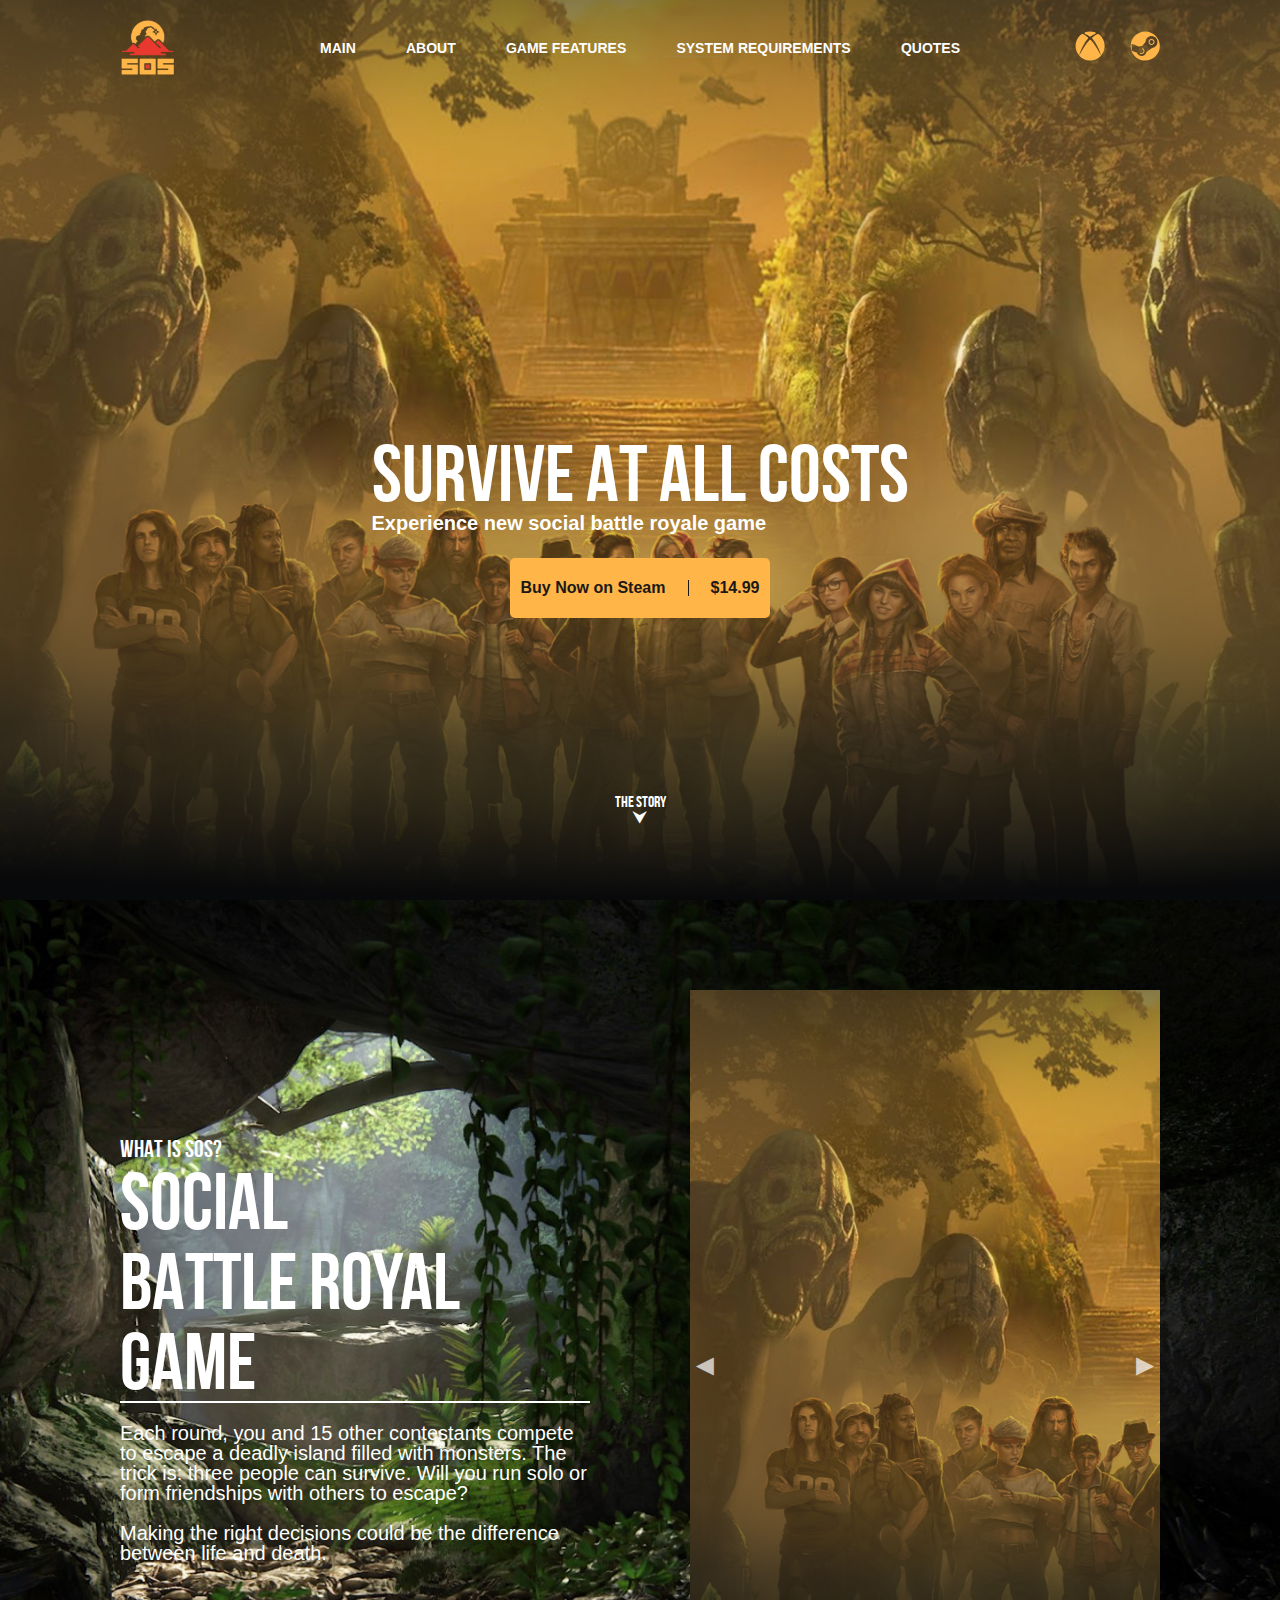
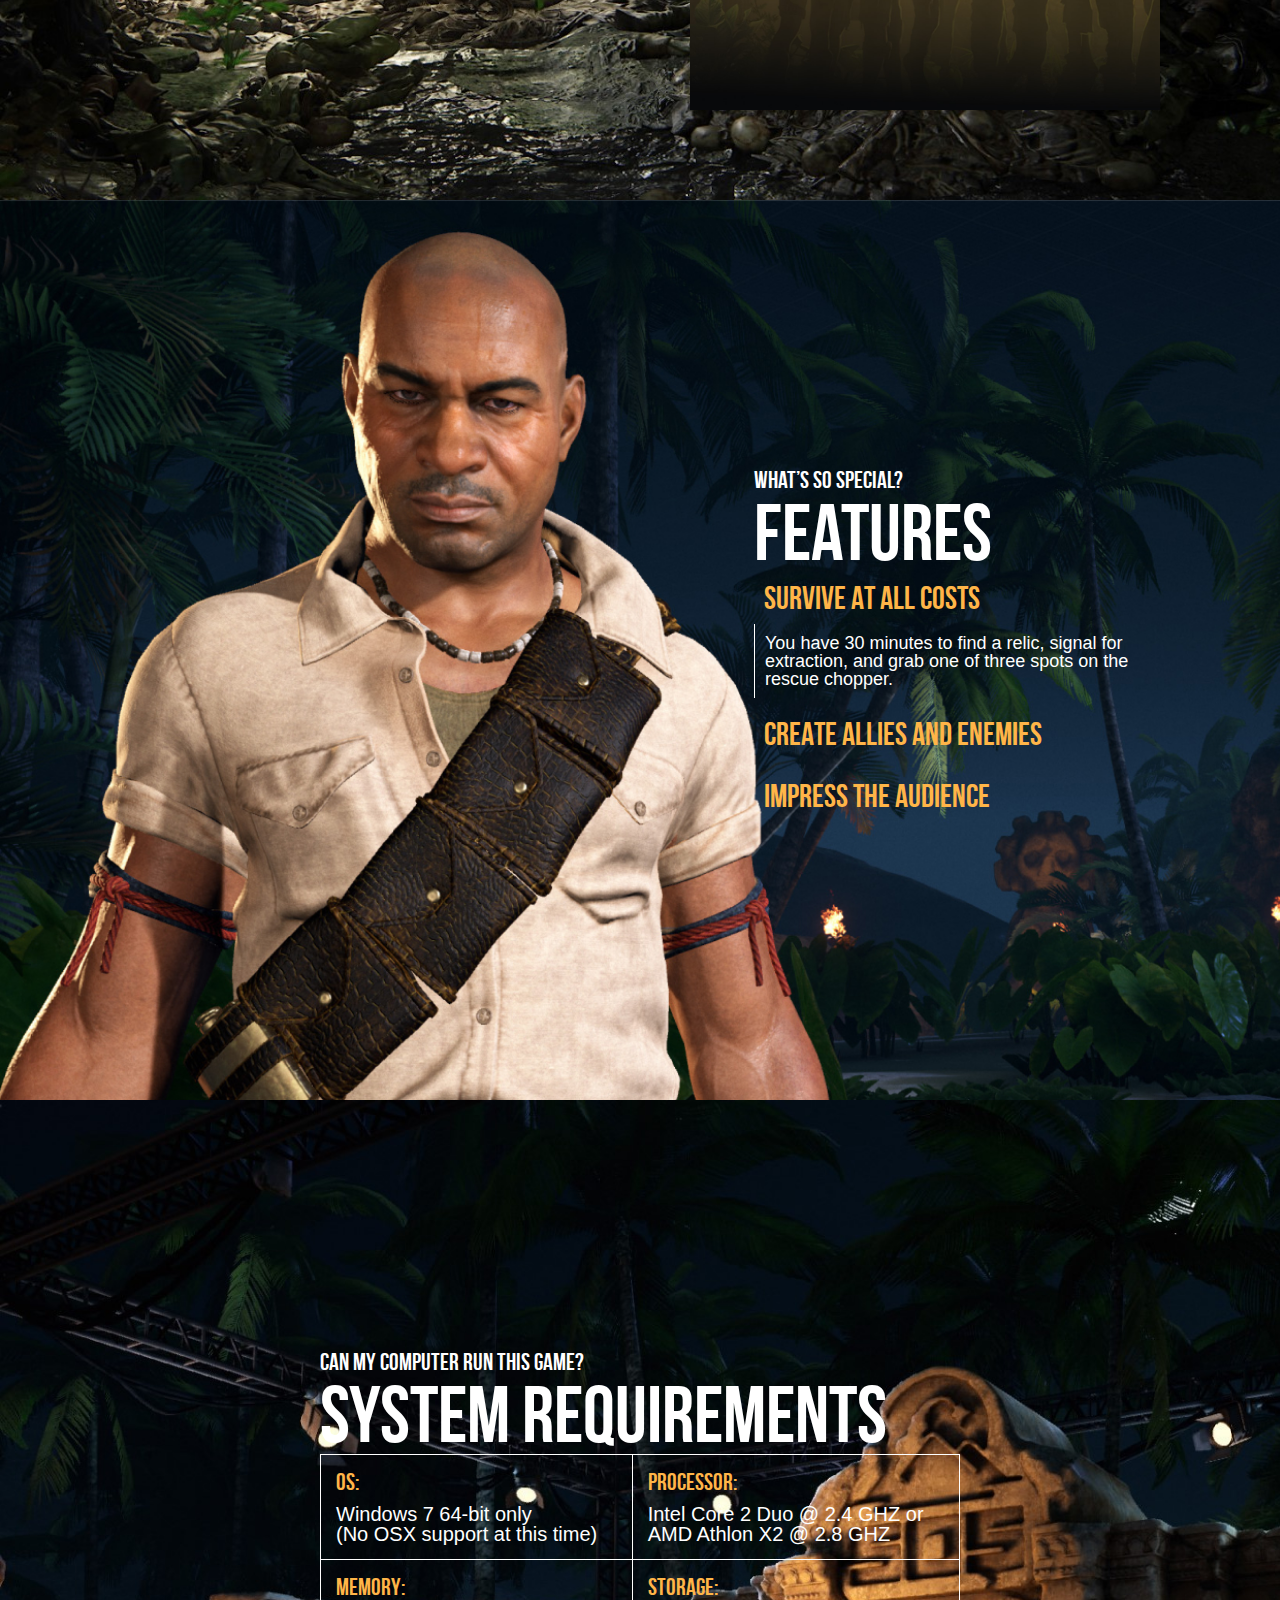
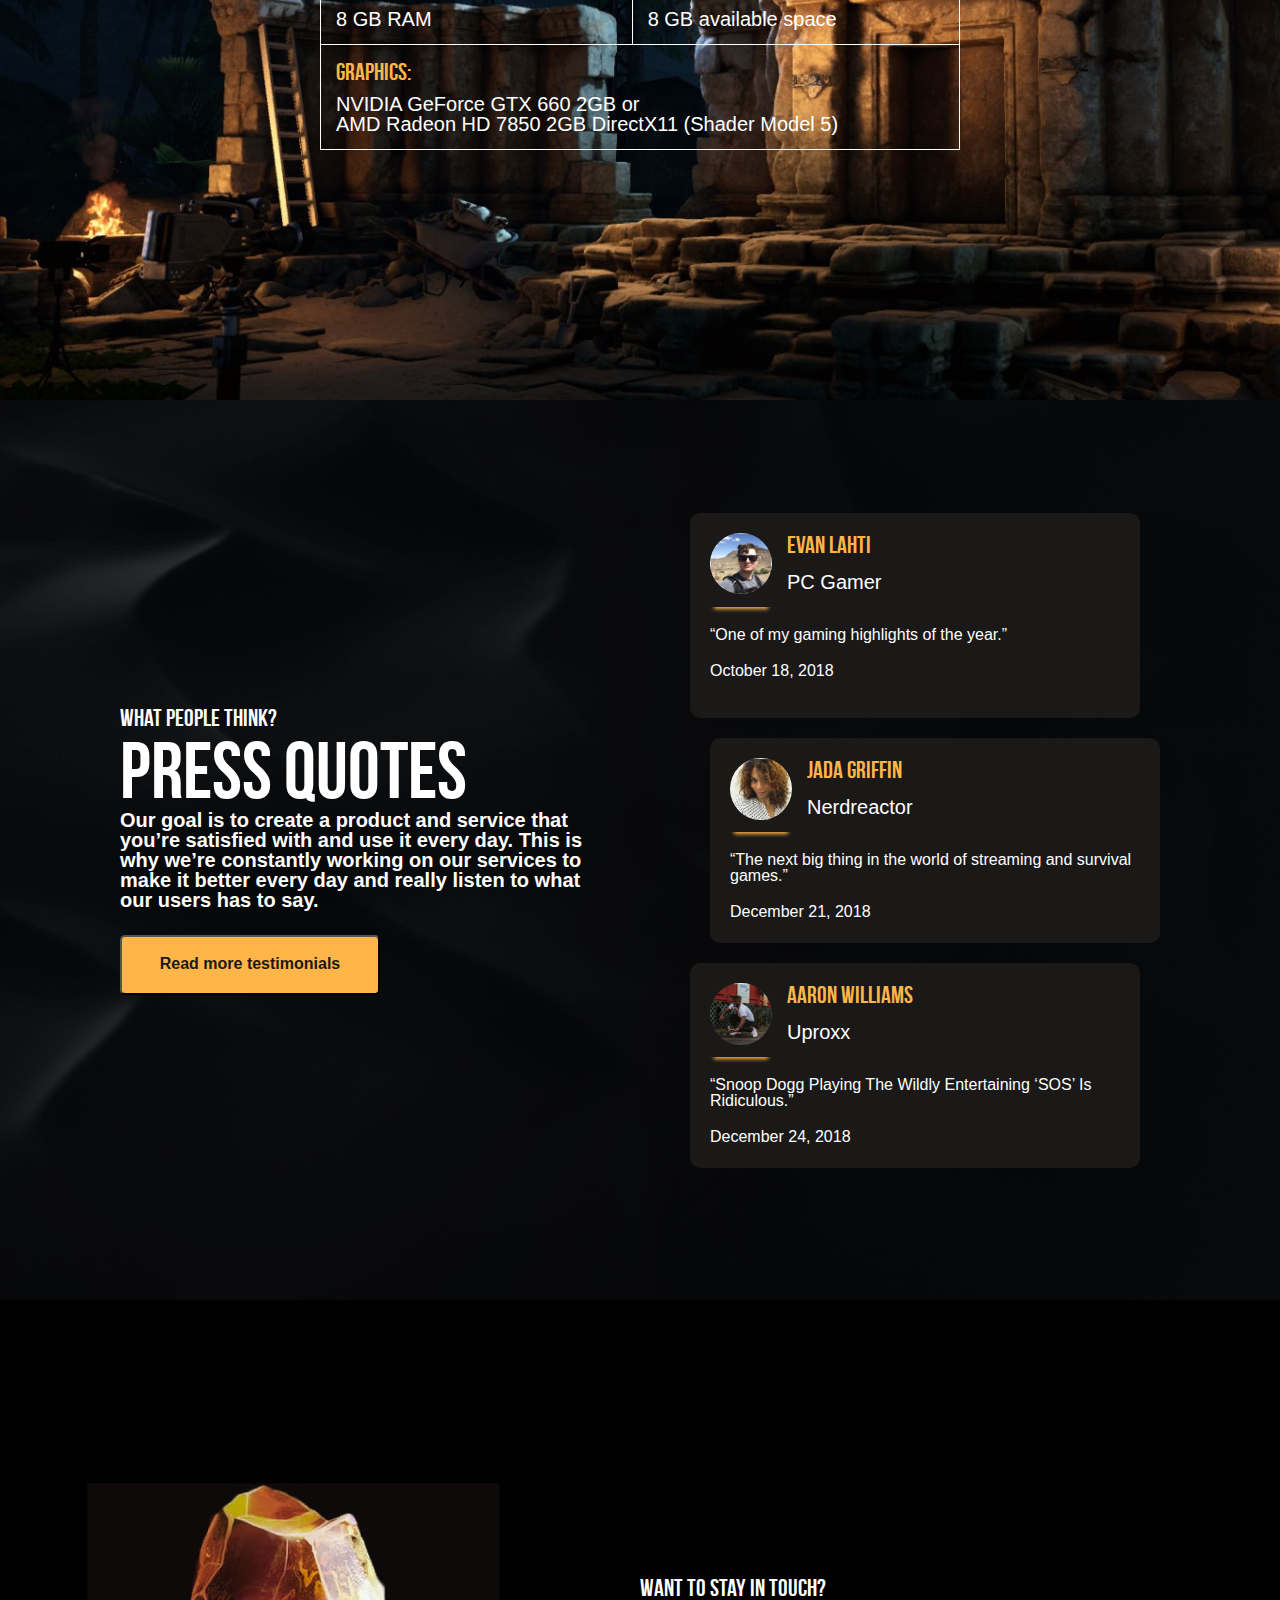
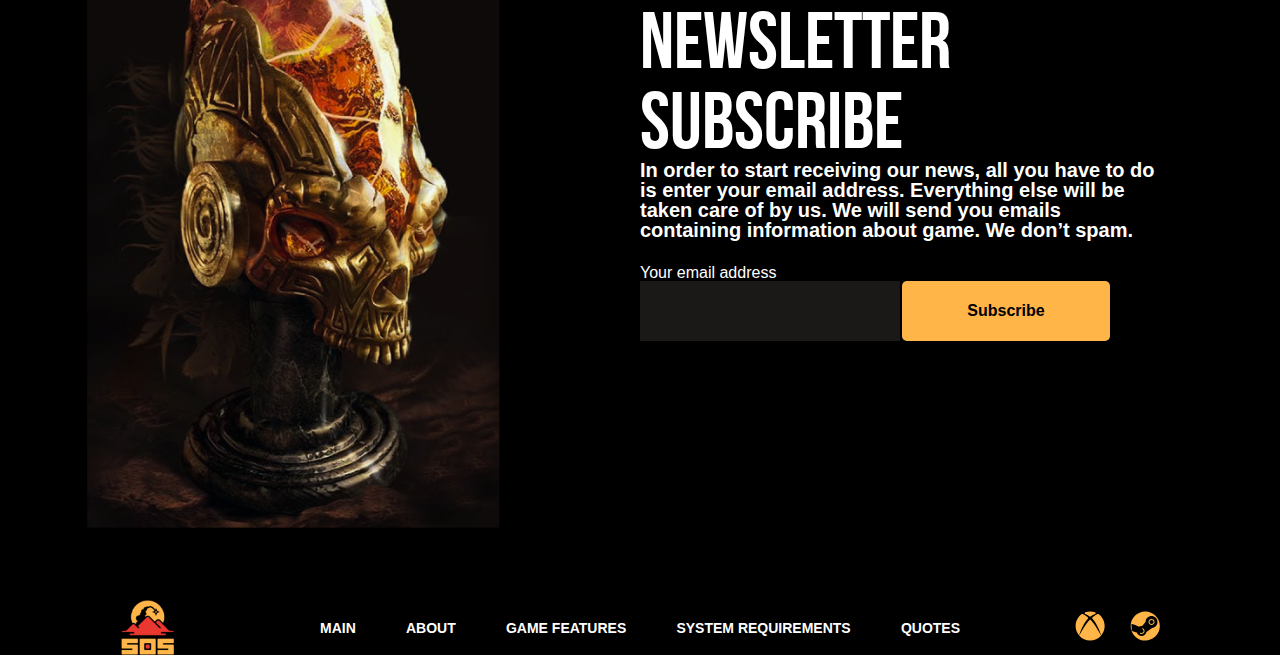
<file: index.html>
<!DOCTYPE html>
<html lang="en">
<head>
    <meta charset="UTF-8">
    <meta name="viewport"
          content="width=device-width, user-scalable=no, initial-scale=1.0, maximum-scale=1.0, minimum-scale=1.0">
    <meta http-equiv="X-UA-Compatible" content="ie=edge">
    <link rel="stylesheet" href="styles/normalize.css">
    <link rel="stylesheet" href="styles/reset.css">
    <link rel="stylesheet" href="styles/style.css">
    <link rel="icon" href="images/logo.png">
    <title>SURVIVE AT ALL COSTS</title>
</head>
<body>
<section class="section first__section" id="first__section">
    <header class="header">
        <div class="hamburger">
            <span></span>
            <span></span>
            <span></span>
        </div>
        <div class="logo-block">
            <img class="logo" src="images/logo.png" alt="Логотип SOS">
        </div>
        <nav class="menu">
            <ul class="nav-menu__list">
                <li class="nav-menu__list-item"><a href="#first__section">MAIN</a></li>
                <li class="nav-menu__list-item"><a href="#second__section">ABOUT</a></li>
                <li class="nav-menu__list-item"><a href="#third__section">GAME FEATURES</a></li>
                <li class="nav-menu__list-item"><a href="#fourth__section">System requirements</a></li>
                <li class="nav-menu__list-item"><a href="#fifth__section">quotes</a></li>
            </ul>
        </nav>
        <div class="header-icons">
            <div class="header-icon">
                <a href="#"><img src="images/xbox.svg" alt="X-box"></a>
            </div>
            <div class="header-icon">
                <a href="#"><img src="images/steam.svg" alt="Steam"></a>
            </div>
        </div>
    </header>
    <section class="main-section">
        <div class="main-title">
            <h1 class="title">SURVIVE AT ALL COSTS</h1>
            <p class="title-text">Experience new social battle royale game</p>
            <a class="button-link" href="#">
                <div class="button">
                    <div class="button-text button-text__left-text">
                        Buy Now on Steam
                    </div>
                    <div class="button-text">
                        $14.99
                    </div>
                </div>
            </a>
        </div>
        <div class="story-button-block">
            <a class="story-button" href="#second__section">
                <p>THE STORY</p>
                <p>&#11167;</p>
            </a>
        </div>
    </section>
</section>
<section class="section about__section" id="second__section">
    <div class="about-text">
        <div class="about-title">
            <p class="what-is-sos">What is SOS?</p>
            <h2 class="title">social battle royal game</h2>
        </div>
        <div class="about-description">
            <p class="description-text">Each round, you and 15 other contestants compete to
                escape a deadly island filled with monsters. The trick is: three people can survive. Will you run
                solo or form friendships with others to escape?
            </p>
            <p class="description-text">
                Making the right decisions could be the
                difference between life and death.
            </p>
        </div>
    </div>
    <div class="about-slider">
        <div id="slider">
            <div class="image-slider">
                <img src="images/bg-image-1.jpg" alt="first image">
            </div>
            <div class="image-slider">
                <img src="images/bg-image-2.jpg" alt="second-image">
            </div>
            <div class="image-slider">
                <img src="images/bg-image-3.jpg" alt="third-image">
            </div>
            <div class="image-slider">
                <img src="images/bg-image-4.jpg" alt="fourth-image">
            </div>
            <div class="arrows">
                <p id="left">&#9668;</p>
                <p id="right">&#9658;</p>
            </div>
        </div>
    </div>
</section>
<section class="section third__block" id="third__section">
    <div class="third__block-content">
        <div class="third__block-content__item">
            <p class="what-is-sos">What’s so special?</p>
            <h2 class="title">features</h2>
        </div>
        <div class="third__block-content__item">
            <div id="parent">
                <div class="tab active">
                    <div class="link">
                        <a href="#">SURVIVE AT ALL COSTS</a>
                    </div>
                    <div class="text">
                        You have 30 minutes to find a relic, signal for extraction, and grab
                        one of three spots on the rescue chopper.
                    </div>
                </div>
                <div class="tab">
                    <div class="link">
                        <a href="#">CREATE ALLIES AND ENEMIES</a>
                    </div>
                    <div class="text">
                        You have 30 minutes to find a relic, signal for extraction, and grab one of three spots on the
                        rescue chopper.
                    </div>
                </div>
                <div class="tab">
                    <div class="link">
                        <a href="#">IMPRESS THE AUDIENCE</a>
                    </div>
                    <div class="text">
                        You have 30 minutes to find a relic, signal for extraction, and grab one of three spots on the
                        rescue chopper.
                    </div>
                </div>
            </div>
        </div>
    </div>
</section>
<section class="section fourth-block" id="fourth__section">
    <div class="fourth__block-content">
        <div class="fourth__block-content__item">
            <p class="what-is-sos">Can My Computer Run this game?</p>
            <h2 class="title">system requirements</h2>
        </div>
        <div class="fourth__block-content__item">
            <table class="table">
                <tr>
                    <td>
                        <h3>OS:</h3>
                        <p>Windows 7 64-bit only<br>
                            (No OSX support at this time)
                        </p>
                    </td>
                    <td>
                        <h3>pROCESSOR:</h3>
                        <p>
                            Intel Core 2 Duo @ 2.4 GHZ or<br>
                            AMD Athlon X2 @ 2.8 GHZ
                        </p>
                    </td>
                </tr>
                <tr>
                    <td>
                        <h3>mEMORY:</h3>
                        <p>
                            8 GB RAM
                        </p>
                    </td>
                    <td>
                        <h3>storage:</h3>
                        <p>
                            8 GB available space
                        </p>
                    </td>
                </tr>
                <tr>
                    <td colspan="2">
                        <h3>GRAPHICS:</h3>
                        <p>
                            NVIDIA GeForce GTX 660 2GB or<br>
                            AMD Radeon HD 7850 2GB DirectX11 (Shader Model 5)
                        </p>
                    </td>
                </tr>
            </table>
        </div>
    </div>
</section>
<section class="section fifth-block" id="fifth__section">
    <div class="fifth__block-content">
        <div class="fifth__block-content__item left__item">
            <p class="what-is-sos">What people think?</p>
            <h2 class="title">Press quotes</h2>
            <p class="title-text">
                Our goal is to create a product and service that you’re satisfied with and use it every day. This is why
                we’re constantly working on our services to make it better every day and really listen to what our users
                has to say.
            </p>
            <a class="more-button__link" href="#">
                <button class="more-button">
                    Read more testimonials
                </button>
            </a>
        </div>
        <div class="fifth__block-content__item right__item">
            <div class="card first-card">
                <div class="person">
                    <div class="person-image">
                        <img src="images/person1.jpg" alt="Person">
                    </div>
                    <div class="person-info">
                        <h4>Evan Lahti</h4>
                        <p>PC Gamer</p>
                    </div>
                </div>
                <p class="card-text">
                    “One of my gaming highlights of the year.”
                </p>
                <p class="date">
                    October 18, 2018
                </p>
            </div>
            <div class="card second-card">
                <div class="person">
                    <div class="person-image">
                        <img src="images/person2.jpg" alt="Person">
                    </div>
                    <div class="person-info">
                        <h4>Jada Griffin</h4>
                        <p>Nerdreactor</p>
                    </div>
                </div>
                <p class="card-text">
                    “The next big thing in the world of streaming and survival games.”
                </p>
                <p class="date">
                    December 21, 2018
                </p>
            </div>
            <div class="card third-card">
                <div class="person">
                    <div class="person-image">
                        <img src="images/person3.jpg" alt="Person">
                    </div>
                    <div class="person-info">
                        <h4>Aaron Williams</h4>
                        <p>Uproxx</p>
                    </div>
                </div>
                <p class="card-text">
                    “Snoop Dogg Playing The Wildly Entertaining ‘SOS’ Is Ridiculous.”
                </p>
                <p class="date">
                    December 24, 2018
                </p>
            </div>
        </div>
    </div>
</section>
<section class="section sixth-block" id="sixth__section">
    <div class="sixth__block-content__item">
        <p class="what-is-sos">Want to stay in touch?</p>
        <h2 class="title">newsletter SUBSCRIBE </h2>
        <p class="title-text">
            In order to start receiving our news, all you have to do is enter your email address. Everything else will
            be taken care of by us. We will send you emails containing information about game. We don’t spam.
        </p>
        <div class="email-form">
            <label for="form">Your email address</label>
            <form>
                <!--<div class="form">-->
                    <input id="form" class="input" type="email">
                <!--</div>-->
                <!--<div class="submit">-->
                    <input class="submit" type="submit" value="Subscribe">
                <!--</div>-->
            </form>
        </div>
    </div>
</section>
<footer class="footer">
    <div class="logo-block">
        <img class="logo" src="images/logo.png" alt="Логотип SOS">
    </div>
    <nav class="menu">
        <ul class="nav-menu__list">
            <li class="nav-menu__list-item"><a href="#second__section">MAIN</a></li>
            <li class="nav-menu__list-item"><a href="#third__section">ABOUT</a></li>
            <li class="nav-menu__list-item"><a href="#fourth__section">GAME FEATURES</a></li>
            <li class="nav-menu__list-item"><a href="#fifth__section">System requirements</a></li>
            <li class="nav-menu__list-item"><a href="#sixth__section">quotes</a></li>
        </ul>
    </nav>
    <div class="header-icons">
        <div class="header-icon">
            <a href="#"><img src="images/xbox.svg" alt="X-box"></a>
        </div>
        <div class="header-icon">
            <a href="#"><img src="images/steam.svg" alt="Steam"></a>
        </div>
    </div>
</footer>
</body>
<script src="scripts/script.js"></script>
</html>
</file>
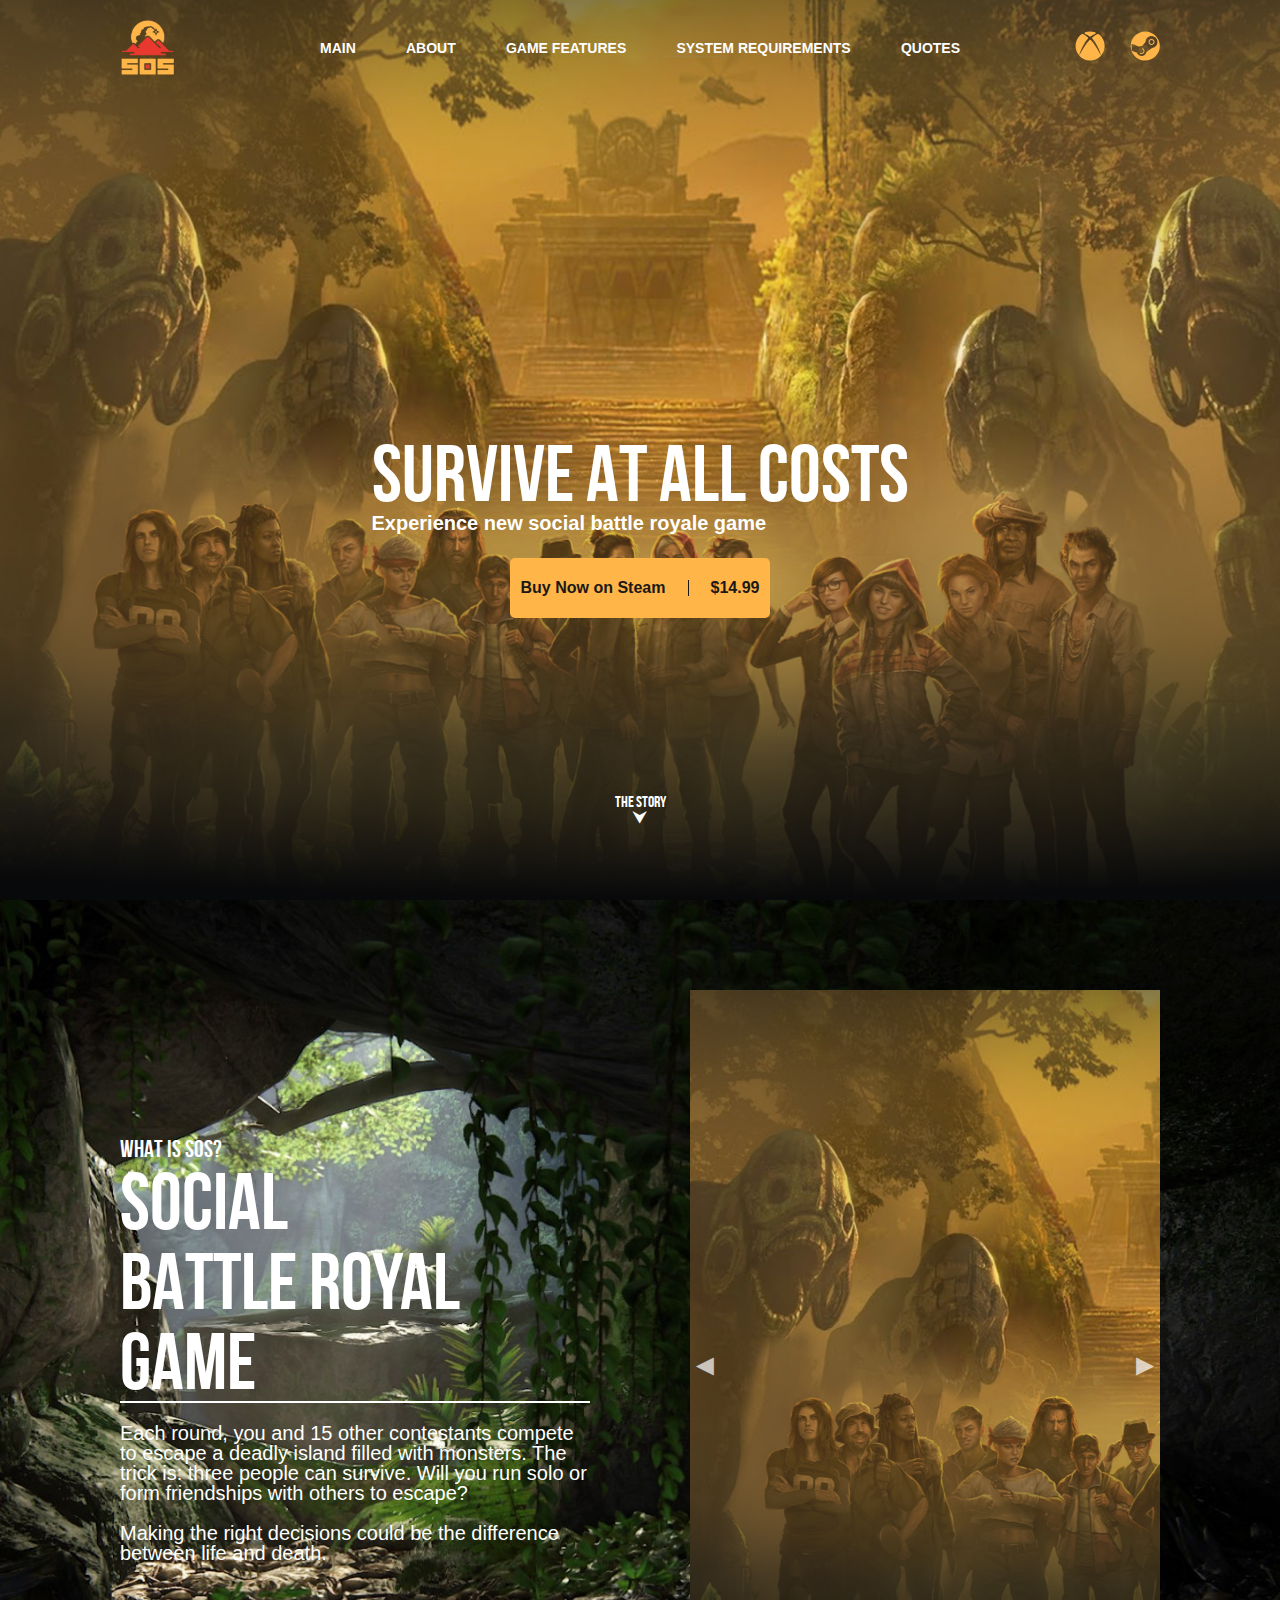
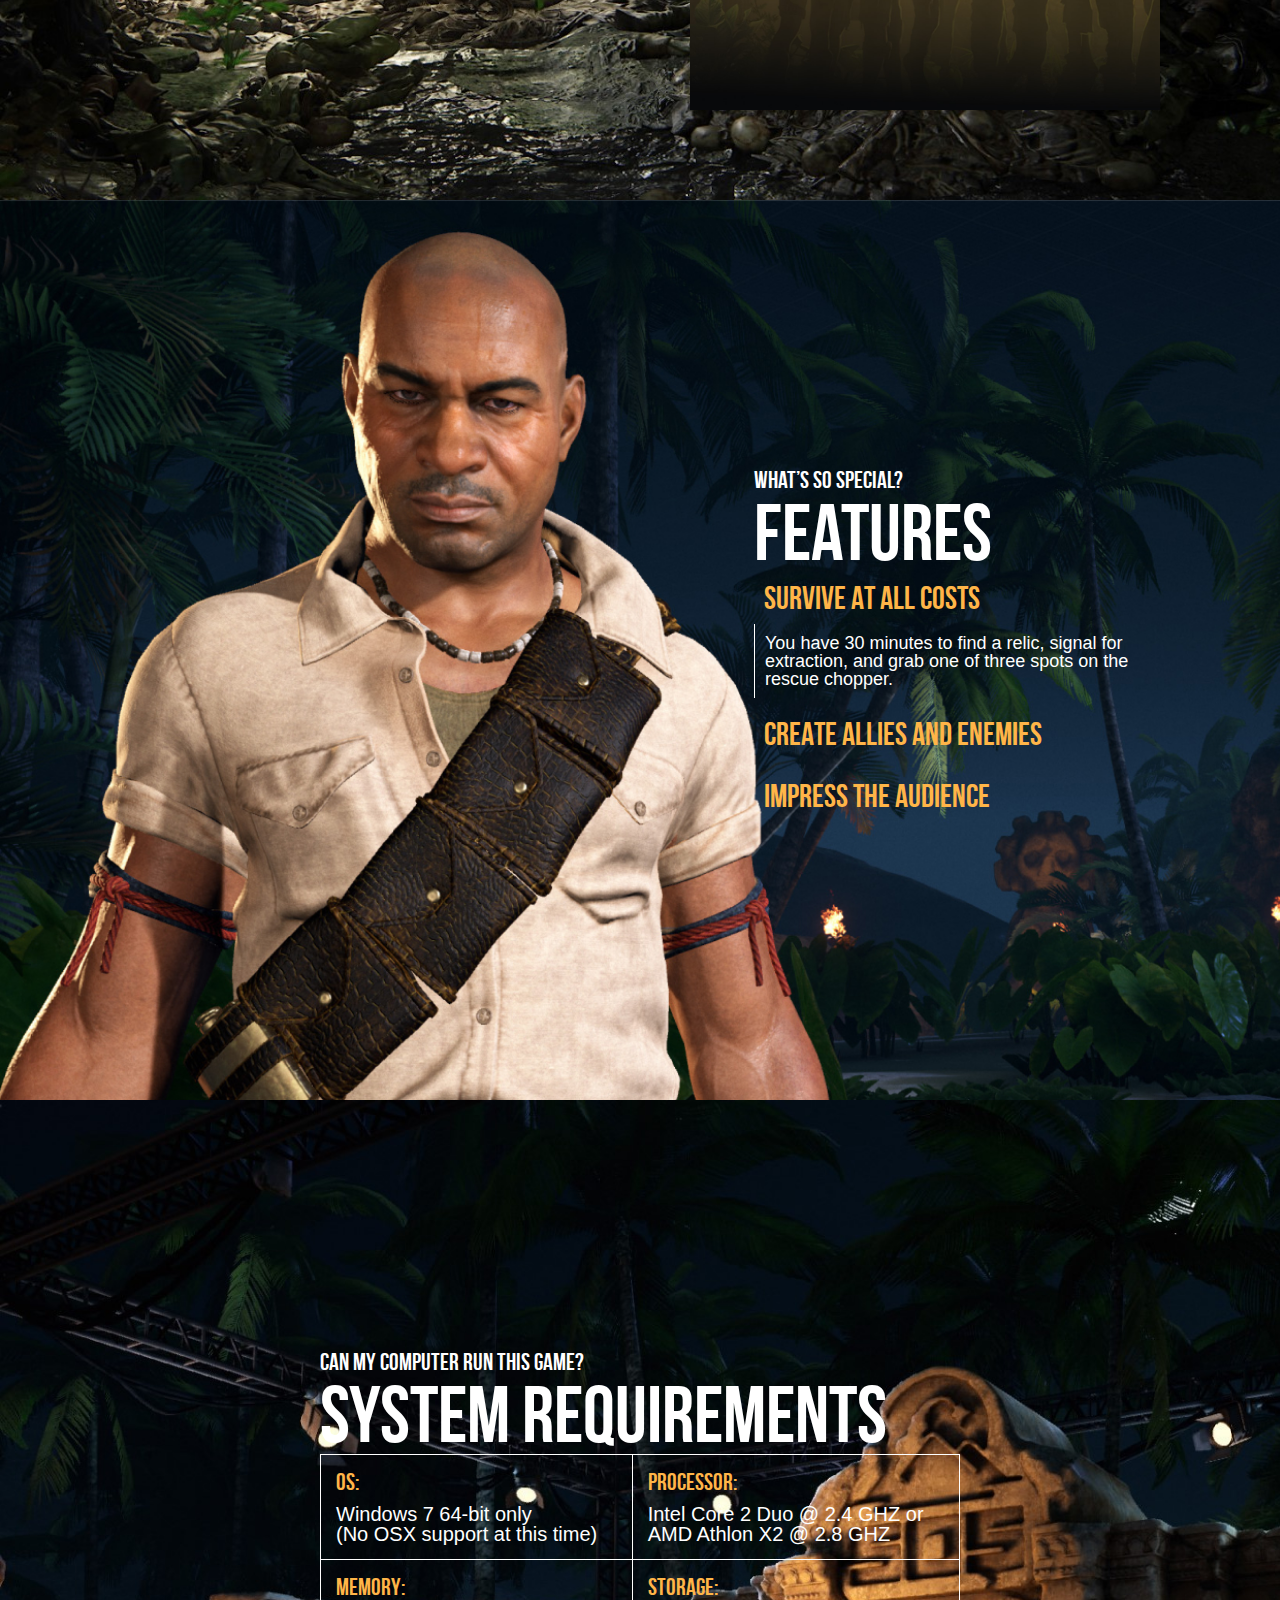
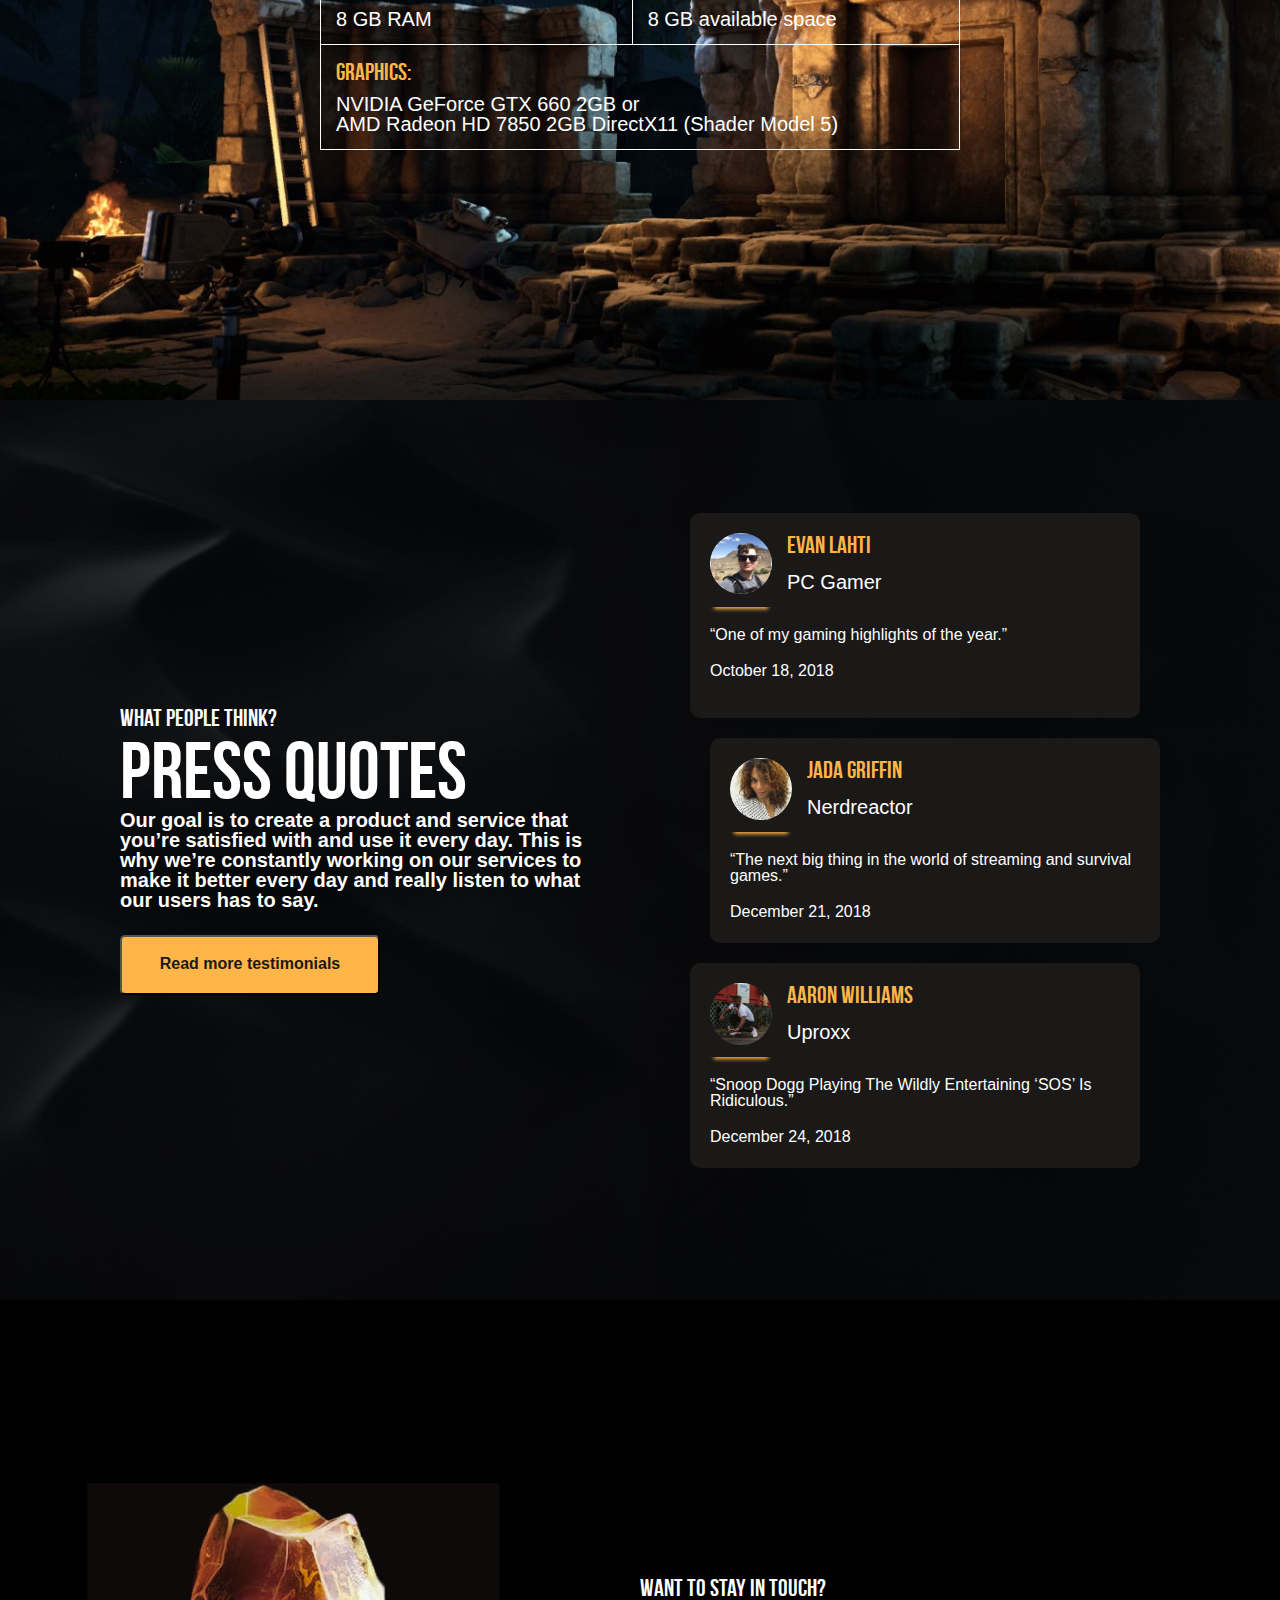
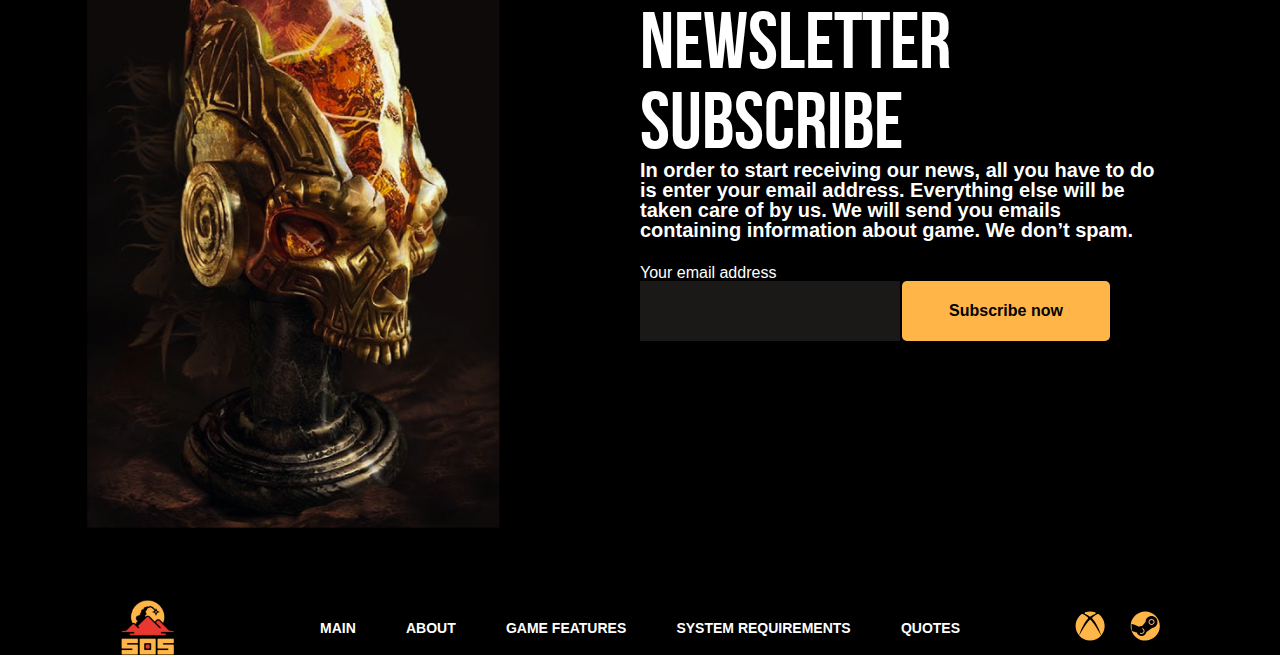
<file: sos/index.html>
<!DOCTYPE html>
<html lang="en">
<head>
    <meta charset="UTF-8">
    <meta name="viewport"
          content="width=device-width, user-scalable=no, initial-scale=1.0, maximum-scale=1.0, minimum-scale=1.0">
    <meta http-equiv="X-UA-Compatible" content="ie=edge">
    <link rel="stylesheet" href="styles/normalize.css">
    <link rel="stylesheet" href="styles/reset.css">
    <link rel="stylesheet" href="styles/style.css">
    <title>SURVIVE AT ALL COSTS</title>
</head>
<body>
<section class="section first__section" id="first__section">
    <header class="header">
        <div class="hamburger">
            <span></span>
            <span></span>
            <span></span>
        </div>
        <div class="logo-block">
            <img class="logo" src="images/logo.png" alt="Логотип SOS">
        </div>
        <nav class="menu">
            <ul class="nav-menu__list">
                <li class="nav-menu__list-item"><a href="#second__section">MAIN</a></li>
                <li class="nav-menu__list-item"><a href="#third__section">ABOUT</a></li>
                <li class="nav-menu__list-item"><a href="#fourth__section">GAME FEATURES</a></li>
                <li class="nav-menu__list-item"><a href="#fifth__section">System requirements</a></li>
                <li class="nav-menu__list-item"><a href="#sixth__section">quotes</a></li>
            </ul>
        </nav>
        <div class="header-icons">
            <div class="header-icon">
                <a href="#"><img src="images/xbox.svg" alt="X-box"></a>
            </div>
            <div class="header-icon">
                <a href="#"><img src="images/steam.svg" alt="Steam"></a>
            </div>
        </div>
    </header>
    <section class="main-section">
        <div class="main-title">
            <h1 class="title">SURVIVE AT ALL COSTS</h1>
            <p class="title-text">Experience new social battle royale game</p>
            <a class="button-link" href="#">
                <div class="button">
                    <div class="button-text button-text__left-text">
                        Buy Now on Steam
                    </div>
                    <div class="button-text">
                        $14.99
                    </div>
                </div>
            </a>
        </div>
        <div class="story-button-block">
            <a class="story-button" href="#second__section">
                <p>THE STORY</p>
                <p>&#11167;</p>
            </a>
        </div>
    </section>
</section>
<section class="section about__section" id="second__section">
    <div class="about-text">
        <div class="about-title">
            <p class="what-is-sos">What is SOS?</p>
            <h2 class="title">social battle royal game</h2>
        </div>
        <div class="about-description">
            <p class="description-text">Each round, you and 15 other contestants compete to
                escape a deadly island filled with monsters. The trick is: three people can survive. Will you run
                solo or form friendships with others to escape?
            </p>
            <p class="description-text">
                Making the right decisions could be the
                difference between life and death.
            </p>
        </div>
    </div>
    <div class="about-slider">
        <div id="slider">
            <div class="image-slider">
                <img src="images/bg-image-1.jpg" alt="first image">
            </div>
            <div class="image-slider">
                <img src="images/bg-image-2.jpg" alt="second-image">
            </div>
            <div class="image-slider">
                <img src="images/bg-image-3.jpg" alt="third-image">
            </div>
            <div class="image-slider">
                <img src="images/bg-image-4.jpg" alt="fourth-image">
            </div>
            <div class="arrows">
                <p id="left">&#9668;</p>
                <p id="right">&#9658;</p>
            </div>
        </div>
    </div>
</section>
<section class="section third__block" id="third__section">
    <div class="third__block-content">
        <div class="third__block-content__item">
            <p class="what-is-sos">What’s so special?</p>
            <h2 class="title">features</h2>
        </div>
        <div class="third__block-content__item">
            <div id="parent">
                <div class="tab active">
                    <div class="link">
                        <a href="#">SURVIVE AT ALL COSTS</a>
                    </div>
                    <div class="text">
                        You have 30 minutes to find a relic, signal for extraction, and grab
                        one of three spots on the rescue chopper.
                    </div>
                </div>
                <div class="tab">
                    <div class="link">
                        <a href="#">CREATE ALLIES AND ENEMIES</a>
                    </div>
                    <div class="text">
                        You have 30 minutes to find a relic, signal for extraction, and grab one of three spots on the
                        rescue chopper.
                    </div>
                </div>
                <div class="tab">
                    <div class="link">
                        <a href="#">IMPRESS THE AUDIENCE</a>
                    </div>
                    <div class="text">
                        You have 30 minutes to find a relic, signal for extraction, and grab one of three spots on the
                        rescue chopper.
                    </div>
                </div>
            </div>
        </div>
    </div>
</section>
<section class="section fourth-block" id="fourth__section">
    <div class="fourth__block-content">
        <div class="fourth__block-content__item">
            <p class="what-is-sos">Can My Computer Run this game?</p>
            <h2 class="title">system requirements</h2>
        </div>
        <div class="fourth__block-content__item">
            <table class="table">
                <tr>
                    <td>
                        <h3>OS:</h3>
                        <p>Windows 7 64-bit only<br>
                            (No OSX support at this time)
                        </p>
                    </td>
                    <td>
                        <h3>pROCESSOR:</h3>
                        <p>
                            Intel Core 2 Duo @ 2.4 GHZ or<br>
                            AMD Athlon X2 @ 2.8 GHZ
                        </p>
                    </td>
                </tr>
                <tr>
                    <td>
                        <h3>mEMORY:</h3>
                        <p>
                            8 GB RAM
                        </p>
                    </td>
                    <td>
                        <h3>storage:</h3>
                        <p>
                            8 GB available space
                        </p>
                    </td>
                </tr>
                <tr>
                    <td colspan="2">
                        <h3>GRAPHICS:</h3>
                        <p>
                            NVIDIA GeForce GTX 660 2GB or<br>
                            AMD Radeon HD 7850 2GB DirectX11 (Shader Model 5)
                        </p>
                    </td>
                </tr>
            </table>
        </div>
    </div>
</section>
<section class="section fifth-block" id="fifth__section">
    <div class="fifth__block-content">
        <div class="fifth__block-content__item left__item">
            <p class="what-is-sos">What people think?</p>
            <h2 class="title">Press quotes</h2>
            <p class="title-text">
                Our goal is to create a product and service that you’re satisfied with and use it every day. This is why
                we’re constantly working on our services to make it better every day and really listen to what our users
                has to say.
            </p>
            <a class="more-button__link" href="#">
                <button class="more-button">
                    Read more testimonials
                </button>
            </a>
        </div>
        <div class="fifth__block-content__item right__item">
            <div class="card first-card">
                <div class="person">
                    <div class="person-image">
                        <img src="images/person1.jpg" alt="Person">
                    </div>
                    <div class="person-info">
                        <h4>Evan Lahti</h4>
                        <p>PC Gamer</p>
                    </div>
                </div>
                <p class="card-text">
                    “One of my gaming highlights of the year.”
                </p>
                <p class="date">
                    October 18, 2018
                </p>
            </div>
            <div class="card second-card">
                <div class="person">
                    <div class="person-image">
                        <img src="images/person2.jpg" alt="Person">
                    </div>
                    <div class="person-info">
                        <h4>Jada Griffin</h4>
                        <p>Nerdreactor</p>
                    </div>
                </div>
                <p class="card-text">
                    “The next big thing in the world of streaming and survival games.”
                </p>
                <p class="date">
                    December 21, 2018
                </p>
            </div>
            <div class="card third-card">
                <div class="person">
                    <div class="person-image">
                        <img src="images/person3.jpg" alt="Person">
                    </div>
                    <div class="person-info">
                        <h4>Aaron Williams</h4>
                        <p>Uproxx</p>
                    </div>
                </div>
                <p class="card-text">
                    “Snoop Dogg Playing The Wildly Entertaining ‘SOS’ Is Ridiculous.”
                </p>
                <p class="date">
                    December 24, 2018
                </p>
            </div>
        </div>
    </div>
</section>
<section class="section sixth-block" id="sixth__section">
    <div class="sixth__block-content__item">
        <p class="what-is-sos">Want to stay in touch?</p>
        <h2 class="title">newsletter SUBSCRIBE </h2>
        <p class="title-text">
            In order to start receiving our news, all you have to do is enter your email address. Everything else will
            be taken care of by us. We will send you emails containing information about game. We don’t spam.
        </p>
        <div class="email-form">
            <label for="form">Your email address</label>
            <form>
                <!--<div class="form">-->
                    <input id="form" class="input" type="email">
                <!--</div>-->
                <!--<div class="submit">-->
                    <input class="submit" type="submit" value="Subscribe now">
                <!--</div>-->
            </form>
        </div>
    </div>
</section>
<footer class="footer">
    <div class="logo-block">
        <img class="logo" src="images/logo.png" alt="Логотип SOS">
    </div>
    <nav class="menu">
        <ul class="nav-menu__list">
            <li class="nav-menu__list-item"><a href="#second__section">MAIN</a></li>
            <li class="nav-menu__list-item"><a href="#third__section">ABOUT</a></li>
            <li class="nav-menu__list-item"><a href="#fourth__section">GAME FEATURES</a></li>
            <li class="nav-menu__list-item"><a href="#fifth__section">System requirements</a></li>
            <li class="nav-menu__list-item"><a href="#sixth__section">quotes</a></li>
        </ul>
    </nav>
    <div class="header-icons">
        <div class="header-icon">
            <a href="#"><img src="images/xbox.svg" alt="X-box"></a>
        </div>
        <div class="header-icon">
            <a href="#"><img src="images/steam.svg" alt="Steam"></a>
        </div>
    </div>
</footer>
</body>
<script src="scripts/script.js"></script>
</html>
</file>
<file: styles/style.css>
* {
    box-sizing: border-box;
}

@font-face {
    font-family: 'bebas_neuebold';
    src: url('../fonts/bebasneue-bold-webfont.woff2') format('woff2'),
    url('../fonts/bebasneue-bold-webfont.woff') format('woff');
    font-weight: normal;
    font-style: normal;
}

@font-face {
    font-family: 'OpenSans';
    font-style: normal;
    font-weight: 400;
    src: local('OpenSans'),
    url('../fonts/OpenSans-Regular.ttf') format('ttf');
}

@font-face {
    font-family: 'BebasNeueBold';
    font-style: normal;
    font-weight: 700;
    src: local('BebasNeue'),
    url('../fonts/BebasNeue-Bold.ttf') format('ttf');
}

html {
    font-family: bebas_neuebold, sans-serif;
    scroll-behavior: smooth;
}

section {
    width: 100%;
    height: 100vh;
    margin: 0 auto;
    border: none;
}

.first__section {
    background-image: url("../images/bg-image-1.jpg");
    background-size: cover;
    transition: all ease 2s;
    color: #FFFFFF;;
}

.header {
    display: flex;
    justify-content: space-between;
    padding-top: 20px;
}

.logo-block {
    width: 25%;
    padding-left: 120px;
}

.logo {
    display: block;
    width: 55px;
    height: 55px;
}

.menu {
    display: flex;
    align-items: center;
    justify-content: space-between;
    width: 50%;
    height: 55px;
}

.nav-menu__list {
    display: flex;
    width: 100%;
    justify-content: space-between;
}

.nav-menu__list-item {
    list-style: none;
}

.nav-menu__list-item a {
    text-decoration: none;
    color: #FFFFFF;
    font-size: 14px;
    font-weight: bold;
    font-family: OpenSans, sans-serif;
    text-transform: uppercase;
}

.nav-menu__list-item a:hover {
    color: #FFB548;
}

.header-icons {
    width: 25%;
    display: flex;
    align-items: center;
    justify-content: right;
    padding-right: 120px;
}

.header-icon {
    margin-left: 25px;
}

.header-icon a img {
    width: 30px;
}

.main-section {
    display: flex;
    flex-wrap: wrap;
    align-items: center;
}

.main-title {
    margin: 0 auto;
}

.title {
    font-size: 80px;
    font-weight: 700;
}

.title-text {
    text-align: center;
    font-size: 24px;
    font-weight: 700;
    margin-bottom: 25px;
}

.about-title {
    padding-right: 120px;
}

.button-link {
    text-align: center;
}

.button {
    display: flex;
    width: 260px;
    height: 60px;
    background-color: #FFB548;
    margin: 0 auto;
    align-items: center;
    justify-content: space-around;
    cursor: pointer;
    border-radius: 5px;
}

.button:hover {
    background-color: #FFFFFF;
}

.button-link {
    text-decoration: none;
    font-size: 16px;
    color: #1A1917;
    font-weight: bold;
    font-family: OpenSans, sans-serif;
}

.button-text__left-text {
    border-right: 1px solid #1A1917;
    padding-right: 23px;
}

.story-button {
    text-decoration: none;
    color: #FFFFFF;
    cursor: pointer;
    font-size: 16px;
    font-weight: bold;
    text-align: center;
    position: absolute;
    left: 50%;
    margin-right: -50%;
    transform: translate(-50%, -50%);
    top: 90%;
}

.story-button:hover {
    color: #FFB548;
}

.about__section {
    display: flex;
    justify-content: space-around;
    align-items: center;
    background-image: url("../images/bg-image-2.jpg");
    background-size: cover;
    color: #FFFFFF;
}

.about-text, .about-slider {
    width: 50%;
}

.about-slider {
    padding-right: 120px;
    padding-left: 50px;
}

.image-slider {
    width: auto;
    height: 100%;
    padding-right: 120px;
    overflow: hidden;
    position: relative;
    text-align: center;
}

.about-text {
    width: 50%;
    padding-left: 120px;
    padding-right: 50px;
}

.image-slider > img {
    width: auto;
    height: 100%;
}

.about-title, .about-description {
    width: 100%;
}

.about-title {
    font-size: 24px;
    border-bottom: 2px solid #FFFFFF;
    text-transform: uppercase;
}

.description-text {
    font-family: OpenSans, sans-serif;
    font-size: 20px;
    padding-top: 20px;
}

.image-slider:not(.active) {
    display: none;
}

.about-slider {
    height: 80%;
    background-size: cover;
    background-position: center;
}

#slider {
    width: 100%;
    height: 100%;
    position: relative;
}

.arrows {
    width: 100%;
    display: flex;
}

#right {
    position: absolute;
    top: 50%;
    right: 0;
    height: 100px;
    opacity: 0.7;
    font-size: 30px;
    color: #FFFFFF;
}

#left {
    position: absolute;
    top: 50%;
    left: 0;
    height: 100px;
    opacity: 0.7;
    font-size: 30px;
    color: #FFFFFF;
}

#left:hover, #right:hover {
    cursor: pointer;
    color: #FFB548;
}

.third__block {
    display: flex;
    justify-content: right;
    align-items: center;
    background-image: url("../images/bg-image-3.jpg");
    background-size: cover;
    color: #FFFFFF;
    padding-right: 120px;
}

.third__block-content {
    width: 35%;
}

.third__block-content__item {
    width: 100%;
}

#parent {
    width: 100%;
}

.tab {
    margin-bottom: 10px;
}

.tab .link a {
    display: block;
    padding: 10px;
    color: #FFB548;
    text-decoration: none;
    text-align: left;
    background: none;
    border: none;
    font-size: 32px;
}

.tab .link:hover a {
    background: none;
}

.tab:not(.active) .text {
    display: none;
}

.tab .text {
    padding: 10px;
    font-family: OpenSans, sans-serif;
    font-size: 18px;
    border-left: 1px solid #FFFFFF;
}

.what-is-sos {
    font-size: 24px;
}

.fourth-block {
    display: flex;
    justify-content: center;
    align-items: center;
    background-image: url("../images/bg-image-4.jpg");
    background-size: cover;
    color: #FFFFFF;
}

.fourth__block-content {
    width: 50%;
}

.table {
    width: 100%;
}

.table td {
    padding: 15px;
    border: 1px solid #FFFFFF;
}

.table td h3 {
    color: #FFB548;
    font-size: 24px;
    margin-bottom: 10px;
}

.table td p {
    font-size: 20px;
    font-family: OpenSans, sans-serif;
}

.fifth-block {
    display: flex;
    justify-content: center;
    align-items: center;
    background-image: url("../images/bg-image-5.jpg");
    background-size: cover;
    color: #FFFFFF;
}

.fifth__block-content {
    display: flex;
    justify-content: space-between;
    align-items: center;
    width: 100%;
    padding-right: 120px;
    padding-left: 120px;
}

.fifth__block-content__item {
    width: 50%;
}

.left__item {
    padding-right: 50px;
}

.right__item {
    padding-left: 50px;
}

.second-card {
    margin-left: auto;
}

.title-text {
    font-family: OpenSans, sans-serif;
    font-size: 20px;
    text-align: left;
}

.more-button {
    background-color: #FFB548;
    color: #1A1917;
    height: 60px;
    width: 260px;
    border-radius: 5px;
    font-family: OpenSans, sans-serif;
    font-weight: bold;
}

.more-button:hover {
    cursor: pointer;
    background-color: #FFFFFF;
    color: #1A1917;
    font-weight: bold;
}

.card {
    width: 450px;
    height: 205px;
    font-family: OpenSans, sans-serif;
    background-color: #1A1917;
    margin-bottom: 20px;
    padding: 20px;
    border-radius: 10px;
}

.person {
    display: flex;
    margin-bottom: 20px;
}

.person-info h4 {
    color: #FFB548;
    font-family: bebas_neuebold, sans-serif;
    font-size: 24px;
    margin-bottom: 15px;
}

.person-info p {
    color: #FFFFFF;
    font-family: OpenSans, sans-serif;
    font-size: 20px;
    margin-bottom: 15px;
}

.person-image {
    margin-right: 15px;
    box-shadow: 0 6px 4px -4px rgba(255, 181, 72, 1);

}

.person-image img {
    width: 62px;
    border-radius: 50%;
}

.card-text {
    margin-bottom: 20px;
}

.sixth-block {
    background-color: #000;
    background-image: url("../images/image-block-6.png");
    background-repeat: no-repeat;
    background-position: 10% 75%;
    display: flex;
    justify-content: right;
    align-items: center;
    color: #FFFFFF;
}

.sixth__block-content__item {
    width: 50%;
    padding-right: 120px;
}

.email-form {
    width: 100%;
    height: 60px;
}

.form {
    display: flex;
    flex-direction: column;
    justify-content: center;
    width: 100%;
    height: 60px;
    background-color: #1A1917;
    font-family: OpenSans, sans-serif;
    padding: 10px;
    border-radius: 5px;
}

.email-form label {
    font-family: OpenSans, sans-serif;
    margin-bottom: 10px;
}

.input {
    background-color: #1A1917;
    border: none;
    margin-bottom: 10px;
    color: #FFB548;
    width: 50%;
    height: 60px;
    font-family: sans-serif;
}

.input:active {
    border: 1px solid #1A1917;
}

.submit {
    background-color: #FFB548;
    width: 40%;
    height: 60px;
    display: inline-block;
    border: none;
    border-radius: 5px;
    font-family: OpenSans, sans-serif;
    font-weight: bold;
}

.submit:hover {
    background-color: #FFFFFF;
    cursor: pointer;
    color: #1A1917;
}

.footer {
    display: flex;
    background-color: #000000;
}

/*.copyright {
    display: block;
    color: #FFFFFF;
    margin-top: 20px;
    margin-bottom: 20px;
    margin-left: 120px;
    font-family: OpenSans, sans-serif;
    font-size: 14px;
}*/

@media (max-width: 1199px) {

    .logo-block {
        width: 25%;
        padding-left: 100px;
    }

    .header-icons {
        padding-right: 100px;
    }

    .header-icon {
        margin-left: 25px;
    }

    .about-title {
        padding-right: 100px;
    }

    .title {
        font-size: 60px;
    }

    .title-text {
        font-size: 20px;
    }

    .about-slider {
        padding-right: 100px;
    }

    .image-slider {
        padding-right: 100px;
    }

    .about-text {
        padding-left: 100px;
    }

    .about-title {
        font-size: 20px;
    }

    .third__block {
        padding-right: 100px;
    }

    .third__block-content {
        width: 40%;
    }

    .tab .link a {
        font-size: 28px;
    }

    .what-is-sos {
        font-size: 20px;
    }

    .fifth__block-content {
        padding-right: 100px;
        padding-left: 100px;
    }

    .card {
        width: 450px;
        height: 180px;
        font-family: OpenSans, sans-serif;
        background-color: #1A1917;
        margin-bottom: 20px;
        padding: 20px;
        border-radius: 10px;
    }

    .person {
        margin-bottom: 15px;
    }

    .person-info h4 {
        font-size: 20px;
        margin-bottom: 10px;
    }

    .person-info p {
        font-size: 18px;
        margin-bottom: 10px;
    }

    .sixth__block-content__item {
        padding-right: 100px;
    }

    .email-form label {
        font-family: OpenSans, sans-serif;
        margin-bottom: 10px;
    }
}

@media (max-width: 991px) {
    .menu {
        display: none;
        position: fixed;
        top: 0;
        right: 0;
        width: 50%;
        height: 50vh;
        background: #181a1b;
        z-index: 30;
        transition: 0.6s all;
    }

    .nav-menu__list {
        display: flex;
        flex-direction: column;
        justify-content: space-evenly;
        align-items: center;
        height: 100%;
        margin: 0 auto;
    }

    .nav-menu__list-item {
        display: block;
        margin: 0 auto;
        font-size: 18px;
        width: 100%;
    }

    .nav-menu__list-item a {
        color: #FFFFFF;
    }

    .hamburger {
        width: 30px;
        position: fixed;
        top: 30px;
        right: 40px;
        height: 14px;
        z-index: 31;
        display: block;
    }

    .hamburger span {
        display: block;
        height: 2px;
        width: 100%;
        background: #FFB548;
        margin-bottom: 4px;
        transition: 1s all;
    }

    .hamburger span:last-child {
        margin-bottom: 0;
    }

    .hamburger_active span {
        margin-bottom: -2px;
    }

    .hamburger_active span:nth-child(1) {
        transform: translateY(3px) rotate(-45deg);
    }

    .hamburger_active span:nth-child(2) {
        display: none;
    }

    .hamburger_active span:nth-child(3) {
        transform: translateY(3px) rotate(45deg);
    }

    .menu {
        width: 50%;
        height: 50%;
        margin: 0;
    }

    .nav-menu_active {
        display: block;
        position: fixed;
        top: 0;
        right: 0;
        width: 50%;
        height: 50vh;
        background: #181a1b;
        z-index: 30;
        transition: 0.6s all;
        text-align: center;
        margin: 0 auto;
    }

    .nav-menu__list-item {
        text-align: center;
    }

    .logo-block {
        width: 25%;
        padding-left: 80px;
    }

    .logo {
        display: block;
        width: 55px;
        height: 55px;
    }

    .nav-menu__list-item {
        list-style: none;
    }

    .nav-menu__list-item a {
        text-decoration: none;
        color: #FFFFFF;
        font-size: 14px;
        font-weight: bold;
        font-family: OpenSans, sans-serif;
        text-transform: uppercase;
    }

    .nav-menu__list-item a:hover {
        color: #FFB548;
    }

    .header-icons {
        padding-right: 100px;
    }

    .header-icon {
        margin-left: 25px;
    }

    .header-icon a img {
        width: 30px;
    }

    .title {
        font-size: 50px;
    }

    .title-text {
        font-size: 18px;
    }

    .about-text, .about-slider {
        width: 50%;
    }

    .about-slider {
        padding-right: 80px;
        padding-left: 30px;
    }

    .about-text {
        padding-left: 80px;
        padding-right: 30px;
    }

    .image-slider > img {
        width: auto;
        height: 100%;
    }

    .about-title, .about-description {
        width: 100%;
    }

    .description-text {
        font-size: 18px;
    }

    .third__block-content {
        width: 40%;
    }

    .third__block {
        padding-right: 80px;
    }

    .fourth__block-content {
        width: 50%;
    }

    .table td h3 {
        font-size: 22px;
    }

    .table td p {
        font-size: 18px;
    }

    .fifth__block-content {
        display: flex;
        justify-content: space-between;
        align-items: center;
        width: 100%;
        padding-right: 80px;
        padding-left: 80px;
    }

    .left__item {
        padding-right: 30px;
    }

    .right__item {
        padding-left: 30px;
    }

    .second-card {
        margin-left: auto;
    }

    .title-text {
        font-size: 20px;
    }

    .card {
        width: 350px;
        height: 180px;
        border-radius: 10px;
    }

    .person {
        margin-bottom: 15px;
    }

    .person-info h4 {
        color: #FFB548;
        font-family: bebas_neuebold, sans-serif;
        font-size: 24px;
        margin-bottom: 15px;
    }

    .person-info p {
        font-size: 18px;
        margin-bottom: 10px;
    }

    .card-text {
        margin-bottom: 15px;
    }

    .sixth__block-content__item {
        width: 50%;
        padding-right: 80px;
    }

    .email-form {
        width: 100%;
        height: 45px;
    }

    .form {
        height: 45px;
    }

    .email-form label {
        font-family: OpenSans, sans-serif;
        margin-bottom: 10px;
    }

    .input {
        height: 45px;
    }

    .submit {
        height: 45px;
    }

    .footer {
        display: flex;
        justify-content: space-between;
    }

}
    @media (max-width: 767px) {

        section {
            width: 100%;
            height: 100vh;
            margin: 0 auto;
            border: none;
        }

        .menu {
            display: none;
            position: fixed;
            top: 0;
            right: 0;
            width: 50%;
            height: 50vh;
            background: #181a1b;
            z-index: 30;
            transition: 0.6s all;
        }

        .nav-menu__list {
            display: flex;
            flex-direction: column;
            justify-content: space-evenly;
            align-items: center;
            height: 100%;
            margin: 0 auto;
        }

        .nav-menu__list-item {
            display: block;
            margin: 0 auto;
            font-size: 18px;
            width: 100%;
        }

        .nav-menu__list-item a {
            color: #FFFFFF;
        }

        .hamburger {
            width: 30px;
            position: fixed;
            top: 30px;
            right: 40px;
            height: 14px;
            z-index: 31;
            display: block;
        }

        .hamburger span {
            display: block;
            height: 2px;
            width: 100%;
            background: #FFB548;
            margin-bottom: 4px;
            transition: 1s all;
        }

        .hamburger span:last-child {
            margin-bottom: 0;
        }

        .hamburger_active span {
            margin-bottom: -2px;
        }

        .hamburger_active span:nth-child(1) {
            transform: translateY(3px) rotate(-45deg);
        }

        .hamburger_active span:nth-child(2) {
            display: none;
        }

        .hamburger_active span:nth-child(3) {
            transform: translateY(3px) rotate(45deg);
        }

        .menu {
            width: 50%;
            height: 50%;
            margin: 0;
        }

        .nav-menu_active {
            display: block;
            position: fixed;
            top: 0;
            right: 0;
            width: 50%;
            height: 50vh;
            background: #181a1b;
            z-index: 30;
            transition: 0.6s all;
            text-align: center;
            margin: 0 auto;
        }

        .nav-menu__list-item {
            text-align: center;
        }

        .logo-block {
            width: 25%;
            padding-left: 80px;
        }

        .logo {
            display: block;
            width: 55px;
            height: 55px;
        }

        .nav-menu__list-item {
            list-style: none;
        }

        .nav-menu__list-item a {
            text-decoration: none;
            color: #FFFFFF;
            font-size: 14px;
            font-weight: bold;
            font-family: OpenSans, sans-serif;
            text-transform: uppercase;
        }

        .nav-menu__list-item a:hover {
            color: #FFB548;
        }

        .main-section {
            display: flex;
            flex-wrap: wrap;
            align-items: center;
        }

        .title {
            font-size: 50px;
        }

        .title-text {
            font-size: 16px;
        }

        .about-title {
            padding-right: 0;
        }

        .button {
            width: 250px;
            height: 50px;
        }

        .button:hover {
            background-color: #FFFFFF;
        }

        .about__section {
            display: block;
            background: linear-gradient( rgba(0, 0, 0, 0.5), rgba(0, 0, 0, 0.5) ), url('../images/bg-image-2.jpg');
            -webkit-background-size: cover;
            -moz-background-size:  cover;
            -o-background-size: cover;
            background-size: cover;
        }

        .about-text, .about-slider {
            width: 100%;
        }

        .about-slider {
            padding-right: 80px;
            padding-left: 80px;
        }

        .about-text {
            width: 100%;
            padding-left: 80px;
            padding-right: 80px;
            padding-top: 50px;
            padding-bottom: 30px;
        }

        .image-slider {
            padding-right: 0;
            padding-left: 0;
        }

        .image-slider > img {
            width: 100%;
            height: auto;
        }

        .about-title, .about-description {
            width: 100%;
        }

        .about-title {
            font-size: 20px;
        }

        .description-text {
            font-family: OpenSans, sans-serif;
            font-size: 18px;
            padding-top: 15px;
        }

        .image-slider:not(.active) {
            display: none;
        }

        .about-slider {
            height: 50%;
            background-size: cover;
            background-position: center;
        }

        .third__block {
            display: flex;
            align-items: center;
            justify-content: right;
            padding-right: 80px;
            padding-left: 80px;
            background: linear-gradient( rgba(0, 0, 0, 0.5), rgba(0, 0, 0, 0.3) ), url('../images/bg-image-3.jpg');
            -webkit-background-size: cover;
            -moz-background-size:  cover;
            -o-background-size: cover;
            background-size: cover;
        }

        .third__block-content {
            width: 60%;
        }

        .fourth-block {
            padding-left: 80px;
            padding-right: 80px;
            background: linear-gradient( rgba(0, 0, 0, 0.5), rgba(0, 0, 0, 0.5) ), url('../images/bg-image-4.jpg');
            -webkit-background-size: cover;
            -moz-background-size:  cover;
            -o-background-size: cover;
            background-size: cover;
        }

        .fourth__block-content {
            width: 100%;
        }

        .table {
            width: 100%;
        }

        .table td {
            padding: 15px;
            border: 1px solid #FFFFFF;
        }

        .table td h3 {
            font-size: 20px;
        }

        .table td p {
            font-size: 18px;
        }

        .fifth-block {
            display: block;
            padding-right: 30px;
            padding-left: 30px;
        }

        .fifth__block-content {
            display: block;
            width: 100%;
        }

        .fifth__block-content__item {
            width: 100%;
        }

        .left__item {
            display: none;
            padding-right: 0;
        }

        .right__item {
            padding: 10px;
        }

        .second-card {
            margin-left: auto;
        }

        .title-text {
            font-size: 20px;
        }

        .card {
            width: 450px;
            height: 200px;
            font-family: OpenSans, sans-serif;
            background-color: #1A1917;
            margin-bottom: 15px;
            padding: 20px;
            border-radius: 10px;
        }

        .person-info h4 {
            font-size: 20px;
        }

        .person-info p {
            font-size: 18px;
            margin-bottom: 10px;
        }

        .sixth-block {
            background-image: url("../images/image-block-6.png");
            background-repeat: no-repeat;
            background-position: 0 75%;
        }

        .sixth__block-content__item {
            width: 50%;
            padding-right: 10px;
        }

        .email-form {
            width: 100%;
            height: 45px;
        }

        .form {
            height: 45px;
        }

        .email-form label {
            font-family: OpenSans, sans-serif;
            margin-bottom: 10px;
        }

        .input {
            height: 45px;
        }

        .input:active {
            border: 1px solid #1A1917;
        }

        .submit {
            height: 45px;
        }

        .submit:hover {
            background-color: #FFFFFF;
            cursor: pointer;
            color: #1A1917;
        }

        .footer {
            display: flex;
            background-color: #000000;
        }
    }

@media (max-width: 575px) and (orientation: portrait) {

    section {
        width: 100%;
        height: 100vh;
        margin: 0 auto;
        border: none;
    }

    .menu {
        display: none;
        position: fixed;
        top: 0;
        right: 0;
        width: 50%;
        height: 50vh;
        background: #181a1b;
        z-index: 30;
        transition: 0.6s all;
    }

    .nav-menu__list {
        display: flex;
        flex-direction: column;
        justify-content: space-evenly;
        align-items: center;
        height: 100%;
        margin: 0 auto;
    }

    .nav-menu__list-item {
        display: block;
        margin: 0 auto;
        font-size: 18px;
        width: 100%;
    }

    .nav-menu__list-item a {
        color: #FFFFFF;
    }

    .hamburger {
        width: 30px;
        position: fixed;
        top: 30px;
        right: 40px;
        height: 14px;
        z-index: 31;
        display: block;
    }

    .hamburger span {
        display: block;
        height: 2px;
        width: 100%;
        background: #FFB548;
        margin-bottom: 4px;
        transition: 1s all;
    }

    .hamburger span:last-child {
        margin-bottom: 0;
    }

    .hamburger_active span {
        margin-bottom: -2px;
    }

    .hamburger_active span:nth-child(1) {
        transform: translateY(3px) rotate(-45deg);
    }

    .hamburger_active span:nth-child(2) {
        display: none;
    }

    .hamburger_active span:nth-child(3) {
        transform: translateY(3px) rotate(45deg);
    }

    .menu {
        width: 50%;
        height: 50%;
        margin: 0;
    }

    .nav-menu_active {
        display: block;
        position: fixed;
        top: 0;
        right: 0;
        width: 50%;
        height: 50vh;
        background: #181a1b;
        z-index: 30;
        transition: 0.6s all;
        text-align: center;
        margin: 0 auto;
    }

    .nav-menu__list-item {
        text-align: center;
    }

    .logo-block {
        width: 25%;
        padding-left: 30px;
    }

    .logo {
        display: block;
        width: 55px;
        height: 55px;
    }

    .nav-menu__list-item {
        list-style: none;
    }

    .nav-menu__list-item a {
        text-decoration: none;
        color: #FFFFFF;
        font-size: 14px;
        font-weight: bold;
        font-family: OpenSans, sans-serif;
        text-transform: uppercase;
    }

    .nav-menu__list-item a:hover {
        color: #FFB548;
    }

    .main-section {
        display: flex;
        flex-wrap: wrap;
        align-items: center;
    }

    .title {
        font-size: 40px;
    }

    .title-text {
        font-size: 16px;
    }

    .main-title p {
        font-size: 16px;
    }

    .about-title {
        padding-right: 0;
    }

    .button {
        width: 250px;
        height: 50px;
    }

    .button:hover {
        background-color: #FFFFFF;
    }

    .about__section {
        display: block;
        background: linear-gradient( rgba(0, 0, 0, 0.5), rgba(0, 0, 0, 0.5) ), url('../images/bg-image-2.jpg');
        -webkit-background-size: cover;
        -moz-background-size:  cover;
        -o-background-size: cover;
        background-size: cover;
    }

    .about-text, .about-slider {
        width: 100%;
    }

    .about-slider {
        padding-right: 30px;
        padding-left: 30px;
    }

    .about-text {
        width: 100%;
        padding-left: 30px;
        padding-right: 30px;
        padding-top: 30px;
        padding-bottom: 20px;
    }

    .image-slider {
        padding-right: 0;
        padding-left: 0;
    }

    .image-slider > img {
        width: auto;
        height: 100%;
    }

    .about-title, .about-description {
        width: 100%;
    }

    .about-title {
        font-size: 16px;
    }

    .description-text {
        font-family: OpenSans, sans-serif;
        font-size: 16px;
        padding-top: 15px;
    }

    .image-slider:not(.active) {
        display: none;
    }

    .about-slider {
        max-height: 50%;
        background-size: cover;
        background-position: center;
    }

    .third__block {
        display: flex;
        align-items: center;
        justify-content: right;
        padding-right: 40px;
        padding-left: 40px;
        background: linear-gradient( rgba(0, 0, 0, 0.5), rgba(0, 0, 0, 0.3) ), url('../images/bg-image-3.jpg');
        -webkit-background-size: cover;
        -moz-background-size:  cover;
        -o-background-size: cover;
        background-size: cover;
    }

    .third__block-content {
        width: 70%;
    }

    .fourth-block {
        padding-left: 40px;
        padding-right: 40px;
        background: linear-gradient( rgba(0, 0, 0, 0.5), rgba(0, 0, 0, 0.5) ), url('../images/bg-image-4.jpg');
        -webkit-background-size: cover;
        -moz-background-size:  cover;
        -o-background-size: cover;
        background-size: cover;
    }

    .fourth__block-content {
        width: 100%;
    }

    .table {
        width: 100%;
    }

    .table td {
        padding: 15px;
        border: 1px solid #FFFFFF;
    }

    .table td h3 {
        font-size: 20px;
    }

    .table td p {
        font-size: 18px;
    }

    .fifth-block {
        display: block;
        padding-right: 30px;
        padding-left: 30px;
    }

    .fifth__block-content {
        display: block;
        width: 100%;
        padding: 0;
    }

    .fifth__block-content__item {
        width: 100%;
        padding: 0;
    }

    .left__item {
        display: none;
        padding-right: 0;
    }

    .right__item {
        padding: 10px;
    }

    .second-card {
        margin-left: auto;
    }

    .card {
        width: 280px;
        height: 200px;
        font-family: OpenSans, sans-serif;
        background-color: #1A1917;
        margin-bottom: 15px;
        padding: 10px;
        border-radius: 10px;
    }

    .person-info h4 {
        font-size: 20px;
    }

    .person-info p {
        font-size: 18px;
        margin-bottom: 10px;
    }

    .sixth-block {
        /*background-image: url("../images/image-block-6.png");*/
        background: linear-gradient( rgba(0, 0, 0, 0.5), rgba(0, 0, 0, 0.5) ), url('../images/image-block-6.jpg');
        -webkit-background-size: cover;
        -moz-background-size:  cover;
        -o-background-size: cover;
        background-size: cover;
    }

    .sixth__block-content__item {
        width: 100%;
        padding-right: 30px;
        padding-left: 30px;
    }

    .email-form {
        width: 100%;
        height: 45px;
    }

    .form {
        height: 45px;
    }

    .email-form label {
        font-family: OpenSans, sans-serif;
        margin-bottom: 10px;
    }

    .input {
        height: 45px;
    }

    .input:active {
        border: 1px solid #1A1917;
    }

    .submit {
        height: 45px;
        font-size: 16px;
    }

    .submit:hover {
        background-color: #FFFFFF;
        cursor: pointer;
        color: #1A1917;
    }

    .footer {
        display: flex;
        background-color: #000000;
    }
}

@media (max-width: 575px) and (orientation: landscape) {

    section {
        width: 100%;
        height: auto;
        margin: 0 auto;
        border: none;
    }

    .menu {
        display: none;
        position: fixed;
        top: 0;
        right: 0;
        width: 50%;
        height: 50vh;
        background: #181a1b;
        z-index: 30;
        transition: 0.6s all;
    }

    .nav-menu__list {
        display: flex;
        flex-direction: column;
        justify-content: space-evenly;
        align-items: center;
        height: 100%;
        margin: 0 auto;
    }

    .nav-menu__list-item {
        display: block;
        margin: 0 auto;
        font-size: 18px;
        width: 100%;
    }

    .nav-menu__list-item a {
        color: #FFFFFF;
    }

    .hamburger {
        width: 30px;
        position: fixed;
        top: 30px;
        right: 40px;
        height: 14px;
        z-index: 31;
        display: block;
    }

    .hamburger span {
        display: block;
        height: 2px;
        width: 100%;
        background: #FFB548;
        margin-bottom: 4px;
        transition: 1s all;
    }

    .hamburger span:last-child {
        margin-bottom: 0;
    }

    .hamburger_active span {
        margin-bottom: -2px;
    }

    .hamburger_active span:nth-child(1) {
        transform: translateY(3px) rotate(-45deg);
    }

    .hamburger_active span:nth-child(2) {
        display: none;
    }

    .hamburger_active span:nth-child(3) {
        transform: translateY(3px) rotate(45deg);
    }

    .menu {
        width: 50%;
        height: 50%;
        margin: 0;
    }

    .nav-menu_active {
        display: block;
        position: fixed;
        top: 0;
        right: 0;
        width: 50%;
        height: 50vh;
        background: #181a1b;
        z-index: 30;
        transition: 0.6s all;
        text-align: center;
        margin: 0 auto;
    }

    .nav-menu__list-item {
        text-align: center;
    }

    .logo-block {
        width: 25%;
        padding-left: 30px;
    }

    .logo {
        display: block;
        width: 55px;
        height: 55px;
    }

    .nav-menu__list-item {
        list-style: none;
    }

    .nav-menu__list-item a {
        text-decoration: none;
        color: #FFFFFF;
        font-size: 14px;
        font-weight: bold;
        font-family: OpenSans, sans-serif;
        text-transform: uppercase;
    }

    .nav-menu__list-item a:hover {
        color: #FFB548;
    }

    .main-section {
        display: flex;
        flex-wrap: wrap;
        align-items: center;
    }

    .title {
        font-size: 40px;
    }

    .title-text {
        font-size: 16px;
    }

    .main-title p {
        font-size: 16px;
    }

    .about-title {
        padding-right: 0;
    }

    .button {
        width: 250px;
        height: 50px;
    }

    .button:hover {
        background-color: #FFFFFF;
    }

    .story-button {
        display: none;
    }

    .about__section {
        display: block;
        background: linear-gradient( rgba(0, 0, 0, 0.5), rgba(0, 0, 0, 0.5) ), url('../images/bg-image-2.jpg');
        -webkit-background-size: cover;
        -moz-background-size:  cover;
        -o-background-size: cover;
        background-size: cover;
    }

    .about-text, .about-slider {
        width: 100%;
    }

    .about-slider {
        padding-right: 30px;
        padding-left: 30px;
    }

    .about-text {
        width: 100%;
        padding-left: 30px;
        padding-right: 30px;
        padding-top: 30px;
        padding-bottom: 20px;
    }

    .image-slider {
        padding-right: 0;
        padding-left: 0;
    }

    .image-slider > img {
        width: auto;
        height: 100%;
    }

    .about-title, .about-description {
        width: 100%;
    }

    .about-title {
        font-size: 16px;
    }

    .description-text {
        display: none;
        font-family: OpenSans, sans-serif;
        font-size: 16px;
        padding-top: 15px;
    }

    .image-slider:not(.active) {
        display: none;
    }

    .about-slider {
        max-height: 50%;
        background-size: cover;
        background-position: center;
    }

    .third__block {
        display: flex;
        align-items: center;
        justify-content: right;
        padding-right: 40px;
        padding-left: 40px;
        background: linear-gradient( rgba(0, 0, 0, 0.5), rgba(0, 0, 0, 0.3) ), url('../images/bg-image-3.jpg');
        -webkit-background-size: cover;
        -moz-background-size:  cover;
        -o-background-size: cover;
        background-size: cover;
    }

    .third__block-content {
        width: 70%;
    }

    .fourth-block {
        padding-left: 40px;
        padding-right: 40px;
        background: linear-gradient( rgba(0, 0, 0, 0.5), rgba(0, 0, 0, 0.5) ), url('../images/bg-image-4.jpg');
        -webkit-background-size: cover;
        -moz-background-size:  cover;
        -o-background-size: cover;
        background-size: cover;
    }

    .fourth__block-content {
        width: 100%;
    }

    .table {
        width: 100%;
    }

    .table td {
        padding: 15px;
        border: 1px solid #FFFFFF;
    }

    .table td h3 {
        font-size: 20px;
    }

    .table td p {
        font-size: 18px;
    }

    .fifth-block {
        display: block;
        padding-right: 30px;
        padding-left: 30px;
    }

    .fifth__block-content {
        display: block;
        width: 100%;
        padding: 0;
    }

    .fifth__block-content__item {
        width: 100%;
        padding: 0;
    }

    .left__item {
        display: none;
        padding-right: 0;
    }

    .right__item {
        padding: 10px;
    }

    .second-card {
        margin-left: auto;
    }

    .card {
        width: 280px;
        height: 200px;
        font-family: OpenSans, sans-serif;
        background-color: #1A1917;
        margin-bottom: 15px;
        padding: 10px;
        border-radius: 10px;
    }

    .person-info h4 {
        font-size: 20px;
    }

    .person-info p {
        font-size: 18px;
        margin-bottom: 10px;
    }

    .sixth-block {
        /*background-image: url("../images/image-block-6.png");*/
        background: linear-gradient( rgba(0, 0, 0, 0.5), rgba(0, 0, 0, 0.5) ), url('../images/image-block-6.jpg');
        -webkit-background-size: cover;
        -moz-background-size:  cover;
        -o-background-size: cover;
        background-size: cover;
    }

    .sixth__block-content__item {
        width: 100%;
        padding-right: 30px;
        padding-left: 30px;
    }

    .email-form {
        width: 100%;
        height: 45px;
    }

    .form {
        height: 45px;
    }

    .email-form label {
        font-family: OpenSans, sans-serif;
        margin-bottom: 10px;
    }

    .input {
        height: 45px;
    }

    .input:active {
        border: 1px solid #1A1917;
    }

    .submit {
        height: 45px;
        font-size: 16px;
    }

    .submit:hover {
        background-color: #FFFFFF;
        cursor: pointer;
        color: #1A1917;
    }

    .footer {
        display: flex;
        background-color: #000000;
    }
}

@media (max-width: 767px) and (orientation: landscape) {

    .description-text {
        display: none;
    }

    .story-button {
        display: none;
    }

    .card {
        width: 280px;
        height: 120px;
        font-family: OpenSans, sans-serif;
        background-color: #1A1917;
        margin-bottom: 10px;
        padding: 10px;
        border-radius: 10px;
    }
    
    .person-image {
        height: 30px;
        width: 30px;
    }

    .person-image img {
        width: 30px;
    }

    .person-info h4 {
        font-size: 12px;
    }

    .person-info p {
        font-size: 10px;
        margin-bottom: 10px;
    }

    .card-text, .date {
        font-size: 10px;
    }
}

@media (max-width: 668px) and (orientation: landscape) {

    .description-text {
        display: none;
    }

    .story-button {
        display: none;
    }

    .card {
        width: 280px;
        height: 100px;
        font-family: OpenSans, sans-serif;
        background-color: #1A1917;
        margin-bottom: 5px;
        padding: 10px;
        border-radius: 10px;
    }

    .person {
        margin: 0;
    }

    .person-image {
        width: 20px;
        height: 20px;
    }

    .person-image img {
        width: 20px;
    }

    .person-info h4 {
        font-size: 14px;
        margin: 0;
    }

    .person-info p {
        font-size: 12px;
        margin-bottom: 5px;
    }

    .card-text, .date {
        font-size: 10px;
    }
}
/*.image-slider {
    width: auto;
    height: 100%;
    padding-right: 120px;
    overflow: hidden;
    position: relative;
    text-align: center;
}

.about-text {
    width: 50%;
    padding-left: 120px;
    padding-right: 50px;
}

.image-slider > img {
    width: auto;
    height: 100%;
}

.about-title, .about-description {
    width: 100%;
}

.about-title {
    font-size: 24px;
    border-bottom: 2px solid #FFFFFF;
    text-transform: uppercase;
}

.description-text {
    font-family: OpenSans, sans-serif;
    font-size: 20px;
    padding-top: 20px;
}

.image-slider:not(.active) {
    display: none;
}

.about-slider {
    height: 80%;
    background-size: cover;
    background-position: center;
}

#slider {
    width: 100%;
    height: 100%;
    position: relative;
}

.arrows {
    width: 100%;
    display: flex;
}

#right {
    position: absolute;
    top: 50%;
    right: 0;
    height: 100px;
    opacity: 0.7;
    font-size: 30px;
    color: #FFFFFF;
}

#left {
    position: absolute;
    top: 50%;
    left: 0;
    height: 100px;
    opacity: 0.7;
    font-size: 30px;
    color: #FFFFFF;
}

#left:hover, #right:hover {
    cursor: pointer;
    color: #FFB548;
}*/
</file>
<file: sos/styles/style.css>
* {
    box-sizing: border-box;
}

@font-face {
    font-family: 'bebas_neuebold';
    src: url('../fonts/bebasneue-bold-webfont.woff2') format('woff2'),
    url('../fonts/bebasneue-bold-webfont.woff') format('woff');
    font-weight: normal;
    font-style: normal;
}

@font-face {
    font-family: 'OpenSans';
    font-style: normal;
    font-weight: 400;
    src: local('OpenSans'),
    url('../fonts/OpenSans-Regular.ttf') format('ttf');
}

@font-face {
    font-family: 'BebasNeueBold';
    font-style: normal;
    font-weight: 700;
    src: local('BebasNeue'),
    url('../fonts/BebasNeue-Bold.ttf') format('ttf');
}

html {
    font-family: bebas_neuebold, sans-serif;
    scroll-behavior: smooth;
}

section {
    width: 100%;
    height: 100vh;
    margin: 0 auto;
    border: none;
}

.first__section {
    background-image: url("../images/bg-image-1.jpg");
    background-size: cover;
    transition: all ease 2s;
    color: #FFFFFF;;
}

.header {
    display: flex;
    justify-content: space-between;
    padding-top: 20px;
}

.logo-block {
    width: 25%;
    padding-left: 120px;
}

.logo {
    display: block;
    width: 55px;
    height: 55px;
}

.menu {
    display: flex;
    align-items: center;
    justify-content: space-between;
    width: 50%;
    height: 55px;
}

.nav-menu__list {
    display: flex;
    width: 100%;
    justify-content: space-between;
}

.nav-menu__list-item {
    list-style: none;
}

.nav-menu__list-item a {
    text-decoration: none;
    color: #FFFFFF;
    font-size: 14px;
    font-weight: bold;
    font-family: OpenSans, sans-serif;
    text-transform: uppercase;
}

.nav-menu__list-item a:hover {
    color: #FFB548;
}

.header-icons {
    width: 25%;
    display: flex;
    align-items: center;
    justify-content: right;
    padding-right: 120px;
}

.header-icon {
    margin-left: 25px;
}

.header-icon a img {
    width: 30px;
}

.main-section {
    display: flex;
    flex-wrap: wrap;
    align-items: center;
}

.main-title {
    margin: 0 auto;
}

.title {
    font-size: 80px;
    font-weight: 700;
}

.title-text {
    text-align: center;
    font-size: 24px;
    font-weight: 700;
    margin-bottom: 25px;
}

.about-title {
    padding-right: 120px;
}

.button-link {
    text-align: center;
}

.button {
    display: flex;
    width: 260px;
    height: 60px;
    background-color: #FFB548;
    margin: 0 auto;
    align-items: center;
    justify-content: space-around;
    cursor: pointer;
    border-radius: 5px;
}

.button:hover {
    background-color: #FFFFFF;
}

.button-link {
    text-decoration: none;
    font-size: 16px;
    color: #1A1917;
    font-weight: bold;
    font-family: OpenSans, sans-serif;
}

.button-text__left-text {
    border-right: 1px solid #1A1917;
    padding-right: 23px;
}

.story-button {
    text-decoration: none;
    color: #FFFFFF;
    cursor: pointer;
    font-size: 16px;
    font-weight: bold;
    text-align: center;
    position: absolute;
    left: 50%;
    margin-right: -50%;
    transform: translate(-50%, -50%);
    top: 90%;
}

.story-button:hover {
    color: #FFB548;
}

.about__section {
    display: flex;
    justify-content: space-around;
    align-items: center;
    background-image: url("../images/bg-image-2.jpg");
    background-size: cover;
    color: #FFFFFF;
}

.about-text, .about-slider {
    width: 50%;
}

.about-slider {
    padding-right: 120px;
    padding-left: 50px;
}

.image-slider {
    width: auto;
    height: 100%;
    padding-right: 120px;
    overflow: hidden;
    position: relative;
    text-align: center;
}

.about-text {
    width: 50%;
    padding-left: 120px;
    padding-right: 50px;
}

.image-slider > img {
    width: auto;
    height: 100%;
}

.about-title, .about-description {
    width: 100%;
}

.about-title {
    font-size: 24px;
    border-bottom: 2px solid #FFFFFF;
    text-transform: uppercase;
}

.description-text {
    font-family: OpenSans, sans-serif;
    font-size: 20px;
    padding-top: 20px;
}

.image-slider:not(.active) {
    display: none;
}

.about-slider {
    height: 80%;
    background-size: cover;
    background-position: center;
}

#slider {
    width: 100%;
    height: 100%;
    position: relative;
}

.arrows {
    width: 100%;
    display: flex;
}

#right {
    position: absolute;
    top: 50%;
    right: 0;
    height: 100px;
    opacity: 0.7;
    font-size: 30px;
    color: #FFFFFF;
}

#left {
    position: absolute;
    top: 50%;
    left: 0;
    height: 100px;
    opacity: 0.7;
    font-size: 30px;
    color: #FFFFFF;
}

#left:hover, #right:hover {
    cursor: pointer;
    color: #FFB548;
}

.third__block {
    display: flex;
    justify-content: right;
    align-items: center;
    background-image: url("../images/bg-image-3.jpg");
    background-size: cover;
    color: #FFFFFF;
    padding-right: 120px;
}

.third__block-content {
    width: 35%;
}

.third__block-content__item {
    width: 100%;
}

#parent {
    width: 100%;
}

.tab {
    margin-bottom: 10px;
}

.tab .link a {
    display: block;
    padding: 10px;
    color: #FFB548;
    text-decoration: none;
    text-align: left;
    background: none;
    border: none;
    font-size: 32px;
}

.tab .link:hover a {
    background: none;
}

.tab:not(.active) .text {
    display: none;
}

.tab .text {
    padding: 10px;
    font-family: OpenSans, sans-serif;
    font-size: 18px;
    border-left: 1px solid #FFFFFF;
}

.what-is-sos {
    font-size: 24px;
}

.fourth-block {
    display: flex;
    justify-content: center;
    align-items: center;
    background-image: url("../images/bg-image-4.jpg");
    background-size: cover;
    color: #FFFFFF;
}

.fourth__block-content {
    width: 50%;
}

.table {
    width: 100%;
}

.table td {
    padding: 15px;
    border: 1px solid #FFFFFF;
}

.table td h3 {
    color: #FFB548;
    font-size: 24px;
    margin-bottom: 10px;
}

.table td p {
    font-size: 20px;
    font-family: OpenSans, sans-serif;
}

.fifth-block {
    display: flex;
    justify-content: center;
    align-items: center;
    background-image: url("../images/bg-image-5.jpg");
    background-size: cover;
    color: #FFFFFF;
}

.fifth__block-content {
    display: flex;
    justify-content: space-between;
    align-items: center;
    width: 100%;
    padding-right: 120px;
    padding-left: 120px;
}

.fifth__block-content__item {
    width: 50%;
}

.left__item {
    padding-right: 50px;
}

.right__item {
    padding-left: 50px;
}

.second-card {
    margin-left: auto;
}

.title-text {
    font-family: OpenSans, sans-serif;
    font-size: 20px;
    text-align: left;
}

.more-button {
    background-color: #FFB548;
    color: #1A1917;
    height: 60px;
    width: 260px;
    border-radius: 5px;
    font-family: OpenSans, sans-serif;
    font-weight: bold;
}

.more-button:hover {
    cursor: pointer;
    background-color: #FFFFFF;
    color: #1A1917;
    font-weight: bold;
}

.card {
    width: 450px;
    height: 205px;
    font-family: OpenSans, sans-serif;
    background-color: #1A1917;
    margin-bottom: 20px;
    padding: 20px;
    border-radius: 10px;
}

.person {
    display: flex;
    margin-bottom: 20px;
}

.person-info h4 {
    color: #FFB548;
    font-family: bebas_neuebold, sans-serif;
    font-size: 24px;
    margin-bottom: 15px;
}

.person-info p {
    color: #FFFFFF;
    font-family: OpenSans, sans-serif;
    font-size: 20px;
    margin-bottom: 15px;
}

.person-image {
    margin-right: 15px;
    box-shadow: 0 6px 4px -4px rgba(255, 181, 72, 1);

}

.person-image img {
    width: 62px;
    border-radius: 50%;
}

.card-text {
    margin-bottom: 20px;
}

.sixth-block {
    background-color: #000;
    background-image: url("../images/image-block-6.png");
    background-repeat: no-repeat;
    background-position: 10% 75%;
    display: flex;
    justify-content: right;
    align-items: center;
    color: #FFFFFF;
}

.sixth__block-content__item {
    width: 50%;
    padding-right: 120px;
}

.email-form {
    width: 100%;
    height: 60px;
}

.form {
    display: flex;
    flex-direction: column;
    justify-content: center;
    width: 100%;
    height: 60px;
    background-color: #1A1917;
    font-family: OpenSans, sans-serif;
    padding: 10px;
    border-radius: 5px;
}

.email-form label {
    font-family: OpenSans, sans-serif;
    margin-bottom: 10px;
}

.input {
    background-color: #1A1917;
    border: none;
    margin-bottom: 10px;
    color: #FFB548;
    width: 50%;
    height: 60px;
    font-family: sans-serif;
}

.input:active {
    border: 1px solid #1A1917;
}

.submit {
    background-color: #FFB548;
    width: 40%;
    height: 60px;
    display: inline-block;
    border: none;
    border-radius: 5px;
    font-family: OpenSans, sans-serif;
    font-weight: bold;
}

.submit:hover {
    background-color: #FFFFFF;
    cursor: pointer;
    color: #1A1917;
}

.footer {
    display: flex;
    background-color: #000000;
}

/*.copyright {
    display: block;
    color: #FFFFFF;
    margin-top: 20px;
    margin-bottom: 20px;
    margin-left: 120px;
    font-family: OpenSans, sans-serif;
    font-size: 14px;
}*/

@media (max-width: 1199px) {

    .logo-block {
        width: 25%;
        padding-left: 100px;
    }

    .header-icons {
        padding-right: 100px;
    }

    .header-icon {
        margin-left: 25px;
    }

    .about-title {
        padding-right: 100px;
    }

    .title {
        font-size: 60px;
    }

    .title-text {
        font-size: 20px;
    }

    .about-slider {
        padding-right: 100px;
    }

    .image-slider {
        padding-right: 100px;
    }

    .about-text {
        padding-left: 100px;
    }

    .about-title {
        font-size: 20px;
    }

    .third__block {
        padding-right: 100px;
    }

    .third__block-content {
        width: 40%;
    }

    .tab .link a {
        font-size: 28px;
    }

    .what-is-sos {
        font-size: 20px;
    }

    .fifth__block-content {
        padding-right: 100px;
        padding-left: 100px;
    }

    .card {
        width: 450px;
        height: 180px;
        font-family: OpenSans, sans-serif;
        background-color: #1A1917;
        margin-bottom: 20px;
        padding: 20px;
        border-radius: 10px;
    }

    .person {
        margin-bottom: 15px;
    }

    .person-info h4 {
        font-size: 20px;
        margin-bottom: 10px;
    }

    .person-info p {
        font-size: 18px;
        margin-bottom: 10px;
    }

    .sixth__block-content__item {
        padding-right: 100px;
    }

    .email-form label {
        font-family: OpenSans, sans-serif;
        margin-bottom: 10px;
    }
}

@media (max-width: 991px) {
    .menu {
        display: none;
        position: fixed;
        top: 0;
        right: 0;
        width: 50%;
        height: 50vh;
        background: #181a1b;
        z-index: 30;
        transition: 0.6s all;
    }

    .nav-menu__list {
        display: flex;
        flex-direction: column;
        justify-content: space-evenly;
        align-items: center;
        height: 100%;
        margin: 0 auto;
    }

    .nav-menu__list-item {
        display: block;
        margin: 0 auto;
        font-size: 18px;
        width: 100%;
    }

    .nav-menu__list-item a {
        color: #FFFFFF;
    }

    .hamburger {
        width: 30px;
        position: fixed;
        top: 30px;
        right: 40px;
        height: 14px;
        z-index: 31;
        display: block;
    }

    .hamburger span {
        display: block;
        height: 2px;
        width: 100%;
        background: #FFB548;
        margin-bottom: 4px;
        transition: 1s all;
    }

    .hamburger span:last-child {
        margin-bottom: 0;
    }

    .hamburger_active span {
        margin-bottom: -2px;
    }

    .hamburger_active span:nth-child(1) {
        transform: translateY(3px) rotate(-45deg);
    }

    .hamburger_active span:nth-child(2) {
        display: none;
    }

    .hamburger_active span:nth-child(3) {
        transform: translateY(3px) rotate(45deg);
    }

    .menu {
        width: 50%;
        height: 50%;
        margin: 0;
    }

    .nav-menu_active {
        display: block;
        position: fixed;
        top: 0;
        right: 0;
        width: 50%;
        height: 50vh;
        background: #181a1b;
        z-index: 30;
        transition: 0.6s all;
        text-align: center;
        margin: 0 auto;
    }

    .nav-menu__list-item {
        text-align: center;
    }

    .logo-block {
        width: 25%;
        padding-left: 80px;
    }

    .logo {
        display: block;
        width: 55px;
        height: 55px;
    }

    .nav-menu__list-item {
        list-style: none;
    }

    .nav-menu__list-item a {
        text-decoration: none;
        color: #FFFFFF;
        font-size: 14px;
        font-weight: bold;
        font-family: OpenSans, sans-serif;
        text-transform: uppercase;
    }

    .nav-menu__list-item a:hover {
        color: #FFB548;
    }

    .header-icons {
        padding-right: 100px;
    }

    .header-icon {
        margin-left: 25px;
    }

    .header-icon a img {
        width: 30px;
    }

    .title {
        font-size: 50px;
    }

    .title-text {
        font-size: 18px;
    }

    .about-text, .about-slider {
        width: 50%;
    }

    .about-slider {
        padding-right: 80px;
        padding-left: 30px;
    }

    .about-text {
        padding-left: 80px;
        padding-right: 30px;
    }

    .image-slider > img {
        width: auto;
        height: 100%;
    }

    .about-title, .about-description {
        width: 100%;
    }

    .description-text {
        font-size: 18px;
    }

    .third__block-content {
        width: 40%;
    }

    .third__block {
        padding-right: 80px;
    }

    .fourth__block-content {
        width: 50%;
    }

    .table td h3 {
        font-size: 22px;
    }

    .table td p {
        font-size: 18px;
    }

    .fifth__block-content {
        display: flex;
        justify-content: space-between;
        align-items: center;
        width: 100%;
        padding-right: 80px;
        padding-left: 80px;
    }

    .left__item {
        padding-right: 30px;
    }

    .right__item {
        padding-left: 30px;
    }

    .second-card {
        margin-left: auto;
    }

    .title-text {
        font-size: 20px;
    }

    .card {
        width: 350px;
        height: 180px;
        border-radius: 10px;
    }

    .person {
        margin-bottom: 15px;
    }

    .person-info h4 {
        color: #FFB548;
        font-family: bebas_neuebold, sans-serif;
        font-size: 24px;
        margin-bottom: 15px;
    }

    .person-info p {
        font-size: 18px;
        margin-bottom: 10px;
    }

    .card-text {
        margin-bottom: 15px;
    }

    .sixth__block-content__item {
        width: 50%;
        padding-right: 80px;
    }

    .email-form {
        width: 100%;
        height: 45px;
    }

    .form {
        height: 45px;
    }

    .email-form label {
        font-family: OpenSans, sans-serif;
        margin-bottom: 10px;
    }

    .input {
        height: 45px;
    }

    .submit {
        height: 45px;
    }

    .footer {
        display: flex;
        justify-content: space-between;
    }

}
    @media (max-width: 767px) {

        section {
            width: 100%;
            height: 100vh;
            margin: 0 auto;
            border: none;
        }

        .menu {
            display: none;
            position: fixed;
            top: 0;
            right: 0;
            width: 50%;
            height: 50vh;
            background: #181a1b;
            z-index: 30;
            transition: 0.6s all;
        }

        .nav-menu__list {
            display: flex;
            flex-direction: column;
            justify-content: space-evenly;
            align-items: center;
            height: 100%;
            margin: 0 auto;
        }

        .nav-menu__list-item {
            display: block;
            margin: 0 auto;
            font-size: 18px;
            width: 100%;
        }

        .nav-menu__list-item a {
            color: #FFFFFF;
        }

        .hamburger {
            width: 30px;
            position: fixed;
            top: 30px;
            right: 40px;
            height: 14px;
            z-index: 31;
            display: block;
        }

        .hamburger span {
            display: block;
            height: 2px;
            width: 100%;
            background: #FFB548;
            margin-bottom: 4px;
            transition: 1s all;
        }

        .hamburger span:last-child {
            margin-bottom: 0;
        }

        .hamburger_active span {
            margin-bottom: -2px;
        }

        .hamburger_active span:nth-child(1) {
            transform: translateY(3px) rotate(-45deg);
        }

        .hamburger_active span:nth-child(2) {
            display: none;
        }

        .hamburger_active span:nth-child(3) {
            transform: translateY(3px) rotate(45deg);
        }

        .menu {
            width: 50%;
            height: 50%;
            margin: 0;
        }

        .nav-menu_active {
            display: block;
            position: fixed;
            top: 0;
            right: 0;
            width: 50%;
            height: 50vh;
            background: #181a1b;
            z-index: 30;
            transition: 0.6s all;
            text-align: center;
            margin: 0 auto;
        }

        .nav-menu__list-item {
            text-align: center;
        }

        .logo-block {
            width: 25%;
            padding-left: 80px;
        }

        .logo {
            display: block;
            width: 55px;
            height: 55px;
        }

        .nav-menu__list-item {
            list-style: none;
        }

        .nav-menu__list-item a {
            text-decoration: none;
            color: #FFFFFF;
            font-size: 14px;
            font-weight: bold;
            font-family: OpenSans, sans-serif;
            text-transform: uppercase;
        }

        .nav-menu__list-item a:hover {
            color: #FFB548;
        }

        .main-section {
            display: flex;
            flex-wrap: wrap;
            align-items: center;
        }

        .title {
            font-size: 50px;
        }

        .title-text {
            font-size: 16px;
        }

        .about-title {
            padding-right: 0;
        }

        .button {
            width: 250px;
            height: 50px;
        }

        .button:hover {
            background-color: #FFFFFF;
        }

        .about__section {
            display: block;
            background: linear-gradient( rgba(0, 0, 0, 0.5), rgba(0, 0, 0, 0.5) ), url('../images/bg-image-2.jpg');
            -webkit-background-size: cover;
            -moz-background-size:  cover;
            -o-background-size: cover;
            background-size: cover;
        }

        .about-text, .about-slider {
            width: 100%;
        }

        .about-slider {
            padding-right: 80px;
            padding-left: 80px;
        }

        .about-text {
            width: 100%;
            padding-left: 80px;
            padding-right: 80px;
            padding-top: 50px;
            padding-bottom: 30px;
        }

        .image-slider {
            padding-right: 0;
            padding-left: 0;
        }

        .image-slider > img {
            width: 100%;
            height: auto;
        }

        .about-title, .about-description {
            width: 100%;
        }

        .about-title {
            font-size: 20px;
        }

        .description-text {
            font-family: OpenSans, sans-serif;
            font-size: 18px;
            padding-top: 15px;
        }

        .image-slider:not(.active) {
            display: none;
        }

        .about-slider {
            height: 50%;
            background-size: cover;
            background-position: center;
        }

        .third__block {
            display: flex;
            align-items: center;
            justify-content: right;
            padding-right: 80px;
            padding-left: 80px;
            background: linear-gradient( rgba(0, 0, 0, 0.5), rgba(0, 0, 0, 0.3) ), url('../images/bg-image-3.jpg');
            -webkit-background-size: cover;
            -moz-background-size:  cover;
            -o-background-size: cover;
            background-size: cover;
        }

        .third__block-content {
            width: 60%;
        }

        .fourth-block {
            padding-left: 80px;
            padding-right: 80px;
            background: linear-gradient( rgba(0, 0, 0, 0.5), rgba(0, 0, 0, 0.5) ), url('../images/bg-image-4.jpg');
            -webkit-background-size: cover;
            -moz-background-size:  cover;
            -o-background-size: cover;
            background-size: cover;
        }

        .fourth__block-content {
            width: 100%;
        }

        .table {
            width: 100%;
        }

        .table td {
            padding: 15px;
            border: 1px solid #FFFFFF;
        }

        .table td h3 {
            font-size: 20px;
        }

        .table td p {
            font-size: 18px;
        }

        .fifth-block {
            display: block;
            padding-right: 30px;
            padding-left: 30px;
        }

        .fifth__block-content {
            display: block;
            width: 100%;
        }

        .fifth__block-content__item {
            width: 100%;
        }

        .left__item {
            display: none;
            padding-right: 0;
        }

        .right__item {
            padding: 10px;
        }

        .second-card {
            margin-left: auto;
        }

        .title-text {
            font-size: 20px;
        }

        .card {
            width: 450px;
            height: 200px;
            font-family: OpenSans, sans-serif;
            background-color: #1A1917;
            margin-bottom: 15px;
            padding: 20px;
            border-radius: 10px;
        }

        .person-info h4 {
            font-size: 20px;
        }

        .person-info p {
            font-size: 18px;
            margin-bottom: 10px;
        }

        .sixth-block {
            background-image: url("../images/image-block-6.png");
            background-repeat: no-repeat;
            background-position: 0% 75%;
        }

        .sixth__block-content__item {
            width: 50%;
            padding-right: 10px;
        }

        .email-form {
            width: 100%;
            height: 45px;
        }

        .form {
            height: 45px;
        }

        .email-form label {
            font-family: OpenSans, sans-serif;
            margin-bottom: 10px;
        }

        .input {
            height: 45px;
        }

        .input:active {
            border: 1px solid #1A1917;
        }

        .submit {
            height: 45px;
        }

        .submit:hover {
            background-color: #FFFFFF;
            cursor: pointer;
            color: #1A1917;
        }

        .footer {
            display: flex;
            background-color: #000000;
        }
    }

@media (max-width: 575px) {

    section {
        width: 100%;
        height: 100vh;
        margin: 0 auto;
        border: none;
    }

    .menu {
        display: none;
        position: fixed;
        top: 0;
        right: 0;
        width: 50%;
        height: 50vh;
        background: #181a1b;
        z-index: 30;
        transition: 0.6s all;
    }

    .nav-menu__list {
        display: flex;
        flex-direction: column;
        justify-content: space-evenly;
        align-items: center;
        height: 100%;
        margin: 0 auto;
    }

    .nav-menu__list-item {
        display: block;
        margin: 0 auto;
        font-size: 18px;
        width: 100%;
    }

    .nav-menu__list-item a {
        color: #FFFFFF;
    }

    .hamburger {
        width: 30px;
        position: fixed;
        top: 30px;
        right: 40px;
        height: 14px;
        z-index: 31;
        display: block;
    }

    .hamburger span {
        display: block;
        height: 2px;
        width: 100%;
        background: #FFB548;
        margin-bottom: 4px;
        transition: 1s all;
    }

    .hamburger span:last-child {
        margin-bottom: 0;
    }

    .hamburger_active span {
        margin-bottom: -2px;
    }

    .hamburger_active span:nth-child(1) {
        transform: translateY(3px) rotate(-45deg);
    }

    .hamburger_active span:nth-child(2) {
        display: none;
    }

    .hamburger_active span:nth-child(3) {
        transform: translateY(3px) rotate(45deg);
    }

    .menu {
        width: 50%;
        height: 50%;
        margin: 0;
    }

    .nav-menu_active {
        display: block;
        position: fixed;
        top: 0;
        right: 0;
        width: 50%;
        height: 50vh;
        background: #181a1b;
        z-index: 30;
        transition: 0.6s all;
        text-align: center;
        margin: 0 auto;
    }

    .nav-menu__list-item {
        text-align: center;
    }

    .logo-block {
        width: 25%;
        padding-left: 80px;
    }

    .logo {
        display: block;
        width: 55px;
        height: 55px;
    }

    .nav-menu__list-item {
        list-style: none;
    }

    .nav-menu__list-item a {
        text-decoration: none;
        color: #FFFFFF;
        font-size: 14px;
        font-weight: bold;
        font-family: OpenSans, sans-serif;
        text-transform: uppercase;
    }

    .nav-menu__list-item a:hover {
        color: #FFB548;
    }

    .main-section {
        display: flex;
        flex-wrap: wrap;
        align-items: center;
    }

    .title {
        font-size: 50px;
    }

    .title-text {
        font-size: 16px;
    }

    .about-title {
        padding-right: 0;
    }

    .button {
        width: 250px;
        height: 50px;
    }

    .button:hover {
        background-color: #FFFFFF;
    }

    .about__section {
        display: block;
        background: linear-gradient( rgba(0, 0, 0, 0.5), rgba(0, 0, 0, 0.5) ), url('../images/bg-image-2.jpg');
        -webkit-background-size: cover;
        -moz-background-size:  cover;
        -o-background-size: cover;
        background-size: cover;
    }

    .about-text, .about-slider {
        width: 100%;
    }

    .about-slider {
        padding-right: 50px;
        padding-left: 50px;
    }

    .about-text {
        width: 100%;
        padding-left: 50px;
        padding-right: 50px;
        padding-top: 50px;
        padding-bottom: 20px;
    }

    .image-slider {
        padding-right: 0;
        padding-left: 0;
    }

    .image-slider > img {
        width: 100%;
        height: auto;
    }

    .about-title, .about-description {
        width: 100%;
    }

    .about-title {
        font-size: 20px;
    }

    .description-text {
        font-family: OpenSans, sans-serif;
        font-size: 18px;
        padding-top: 15px;
    }

    .image-slider:not(.active) {
        display: none;
    }

    .about-slider {
        height: 50%;
        background-size: cover;
        background-position: center;
    }

    .third__block {
        display: flex;
        align-items: center;
        justify-content: right;
        padding-right: 40px;
        padding-left: 40px;
        background: linear-gradient( rgba(0, 0, 0, 0.5), rgba(0, 0, 0, 0.3) ), url('../images/bg-image-3.jpg');
        -webkit-background-size: cover;
        -moz-background-size:  cover;
        -o-background-size: cover;
        background-size: cover;
    }

    .third__block-content {
        width: 70%;
    }

    .fourth-block {
        padding-left: 40px;
        padding-right: 40px;
        background: linear-gradient( rgba(0, 0, 0, 0.5), rgba(0, 0, 0, 0.5) ), url('../images/bg-image-4.jpg');
        -webkit-background-size: cover;
        -moz-background-size:  cover;
        -o-background-size: cover;
        background-size: cover;
    }

    .fourth__block-content {
        width: 100%;
    }

    .table {
        width: 100%;
    }

    .table td {
        padding: 15px;
        border: 1px solid #FFFFFF;
    }

    .table td h3 {
        font-size: 20px;
    }

    .table td p {
        font-size: 18px;
    }

    .fifth-block {
        display: block;
        padding-right: 30px;
        padding-left: 30px;
    }

    .fifth__block-content {
        display: block;
        width: 100%;
        padding: 0;
    }

    .fifth__block-content__item {
        width: 100%;
        padding: 0;
    }

    .left__item {
        display: none;
        padding-right: 0;
    }

    .right__item {
        padding: 10px;
    }

    .second-card {
        margin-left: auto;
    }

    .title-text {
        font-size: 20px;
    }

    .card {
        width: 400px;
        height: 200px;
        font-family: OpenSans, sans-serif;
        background-color: #1A1917;
        margin-bottom: 15px;
        padding: 20px;
        border-radius: 10px;
    }

    .person-info h4 {
        font-size: 20px;
    }

    .person-info p {
        font-size: 18px;
        margin-bottom: 10px;
    }

    .sixth-block {
        /*background-image: url("../images/image-block-6.png");*/
        background: linear-gradient( rgba(0, 0, 0, 0.5), rgba(0, 0, 0, 0.5) ), url('../images/image-block-6.jpg');
        -webkit-background-size: cover;
        -moz-background-size:  cover;
        -o-background-size: cover;
        background-size: cover;
    }

    .sixth__block-content__item {
        width: 100%;
        padding-right: 30px;
        padding-left: 30px;
    }

    .email-form {
        width: 100%;
        height: 45px;
    }

    .form {
        height: 45px;
    }

    .email-form label {
        font-family: OpenSans, sans-serif;
        margin-bottom: 10px;
    }

    .input {
        height: 45px;
    }

    .input:active {
        border: 1px solid #1A1917;
    }

    .submit {
        height: 45px;
    }

    .submit:hover {
        background-color: #FFFFFF;
        cursor: pointer;
        color: #1A1917;
    }

    .footer {
        display: flex;
        background-color: #000000;
    }
}
</file>
